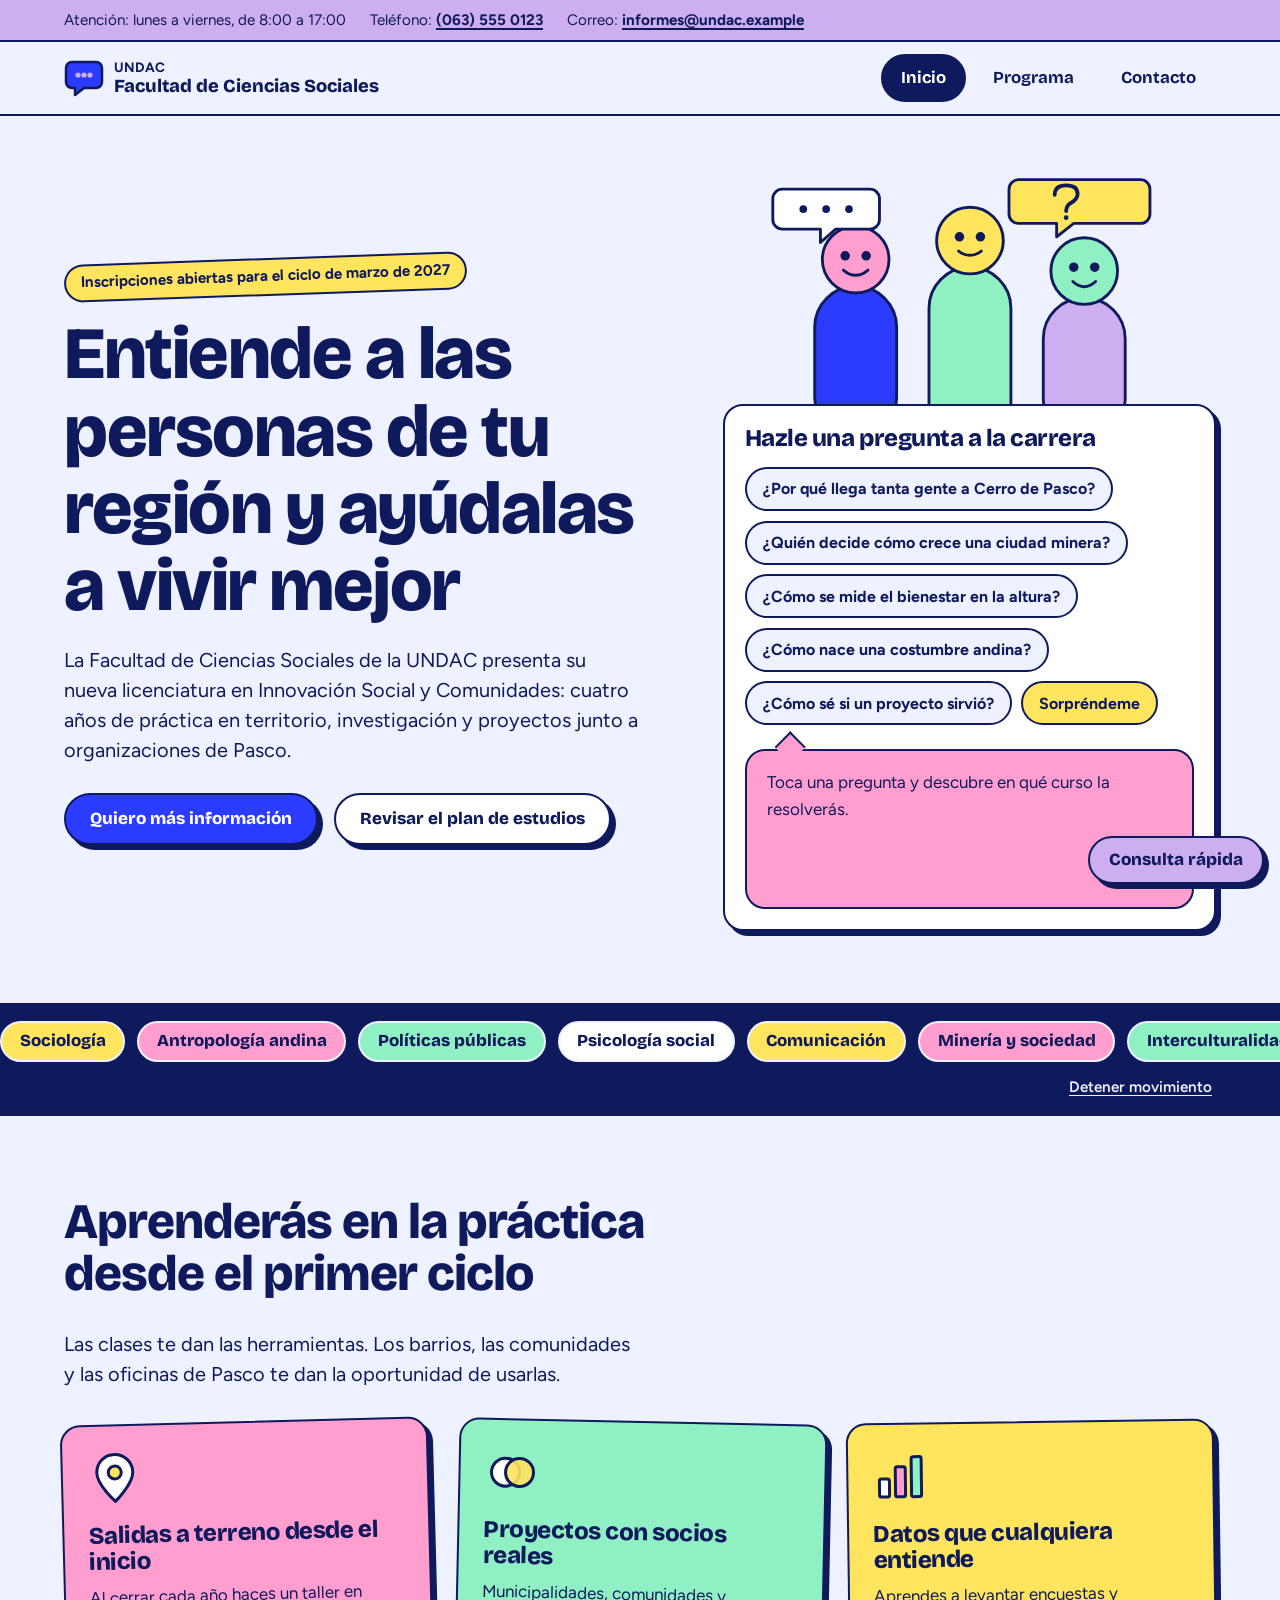
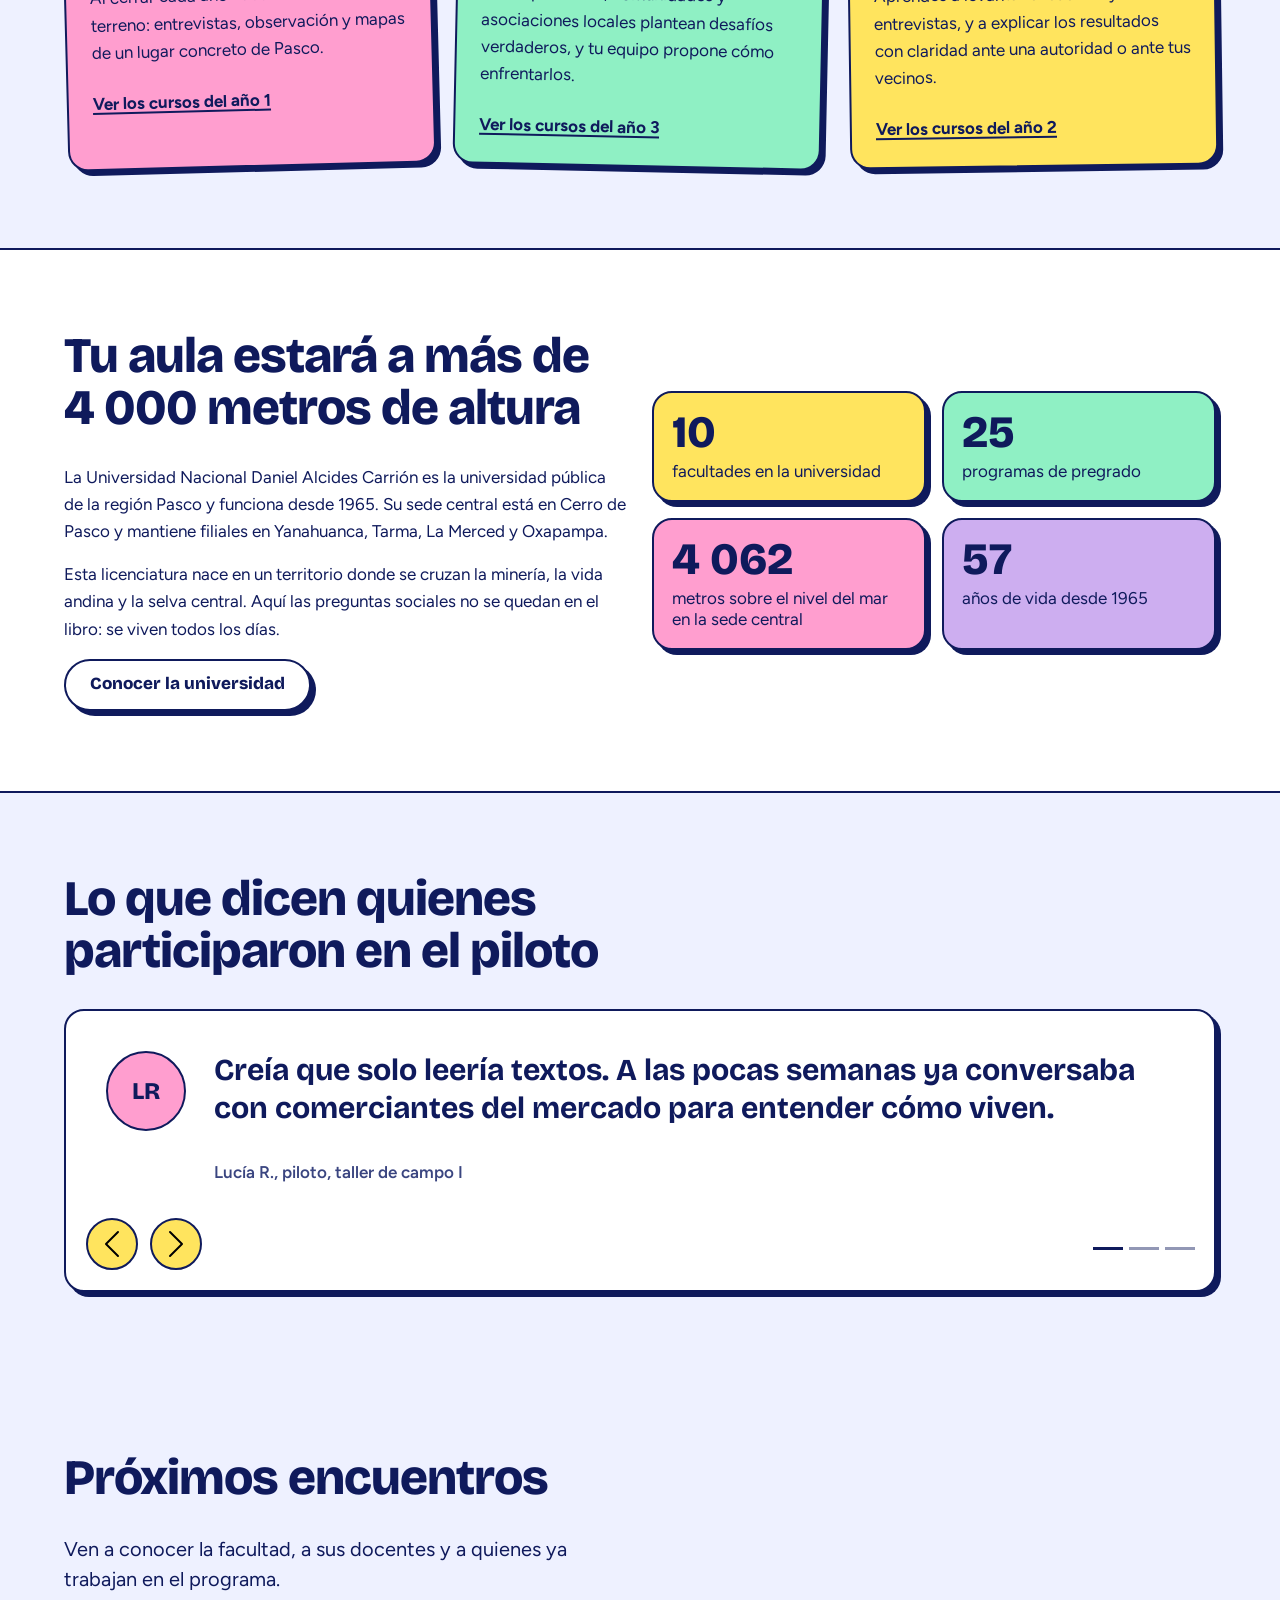
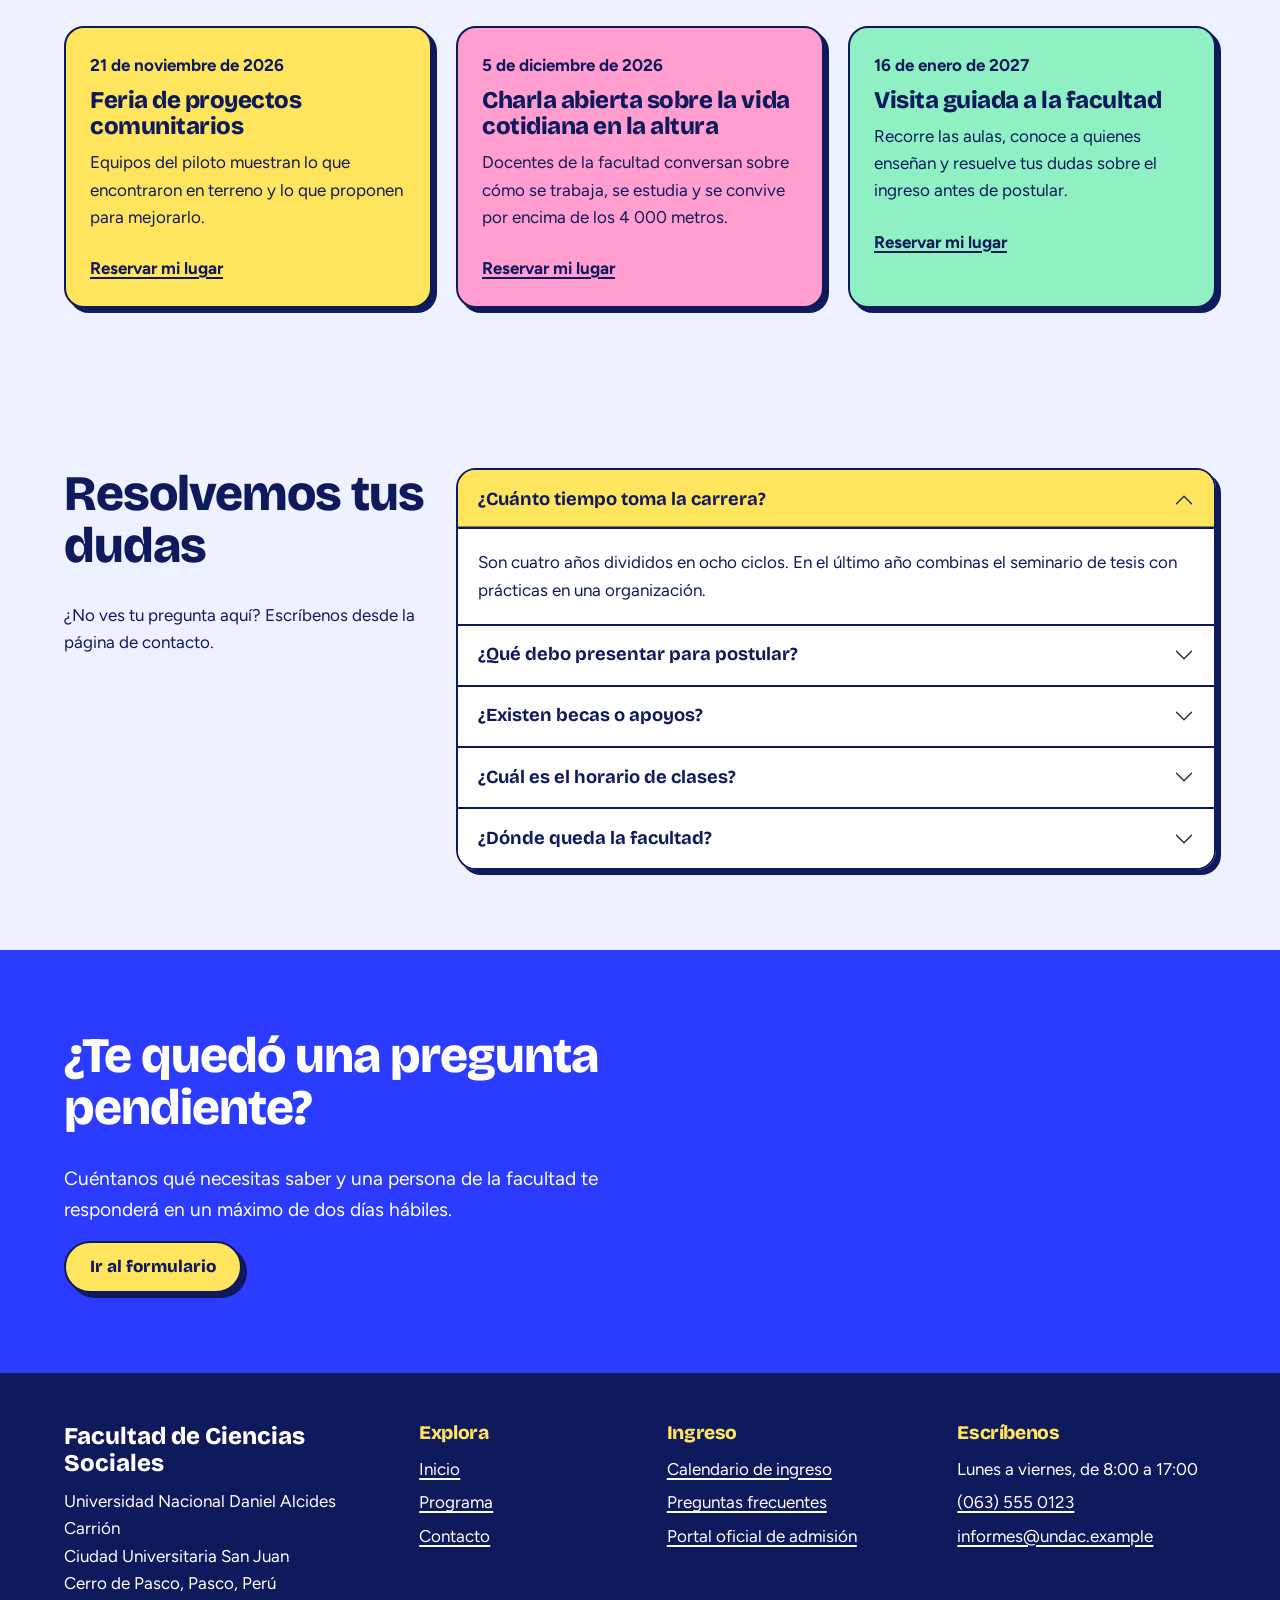
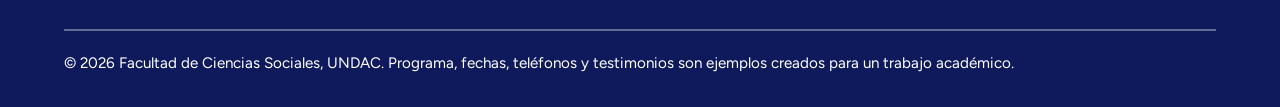
<file: PA1_Travezano/PA1_Travezano/index.html>
<!DOCTYPE html>
<html lang="es">
  <head>
    <meta charset="utf-8">
    <meta name="viewport" content="width=device-width, initial-scale=1">
    <title>Innovación Social y Comunidades | Facultad de Ciencias Sociales, UNDAC</title>
    <meta name="description" content="Nueva licenciatura en Innovación Social y Comunidades de la Facultad de Ciencias Sociales de la UNDAC, en Cerro de Pasco. Cuatro años de práctica en terreno. Inicio en marzo de 2027.">
    <meta name="theme-color" content="#EEF1FF">
    <link rel="icon" href="data:image/svg+xml,%3Csvg xmlns='http://www.w3.org/2000/svg' viewBox='0 0 32 32'%3E%3Crect width='32' height='32' rx='8' fill='%232B3BFF'/%3E%3Ccircle cx='16' cy='15' r='7' fill='%23CDAEF0'/%3E%3C/svg%3E">
    <link rel="preconnect" href="https://fonts.googleapis.com">
    <link rel="preconnect" href="https://fonts.gstatic.com" crossorigin>
    <link href="https://fonts.googleapis.com/css2?family=Bricolage+Grotesque:opsz,wght@12..96,700;12..96,800&family=Figtree:wght@400;600;700&display=swap" rel="stylesheet">
    <link href="https://cdn.jsdelivr.net/npm/bootstrap@5.3.3/dist/css/bootstrap.min.css" rel="stylesheet">
    <link href="css/styles.css" rel="stylesheet">
  </head>
  <body class="page-home">
    <a class="skip-link" href="#contenido">Saltar al contenido</a>

    <div class="topbar">
      <div class="wrap">
        <ul>
          <li>Atención: lunes a viernes, de 8:00 a 17:00</li>
          <li>Teléfono: <a href="tel:+51635550123">(063) 555 0123</a></li>
          <li>Correo: <a href="mailto:informes@undac.example">informes@undac.example</a></li>
        </ul>
      </div>
    </div>

    <header class="site-header">
      <div class="wrap bar">
        <a class="brand" href="index.html">
          <svg width="40" height="40" viewBox="0 0 40 40" aria-hidden="true" focusable="false"><path d="M8 4h24a6 6 0 0 1 6 6v14a6 6 0 0 1-6 6H20l-9 7v-7H8a6 6 0 0 1-6-6V10a6 6 0 0 1 6-6z" fill="#2B3BFF" stroke="#0F1A5C" stroke-width="2.5" stroke-linejoin="round"/><circle cx="14" cy="17" r="2.6" fill="#CDAEF0"/><circle cx="20" cy="17" r="2.6" fill="#CDAEF0"/><circle cx="26" cy="17" r="2.6" fill="#CDAEF0"/></svg>
          <span class="brand-text"><span class="brand-top">UNDAC</span><span>Facultad de Ciencias Sociales</span></span>
        </a>
        <button class="nav-toggle" type="button" aria-expanded="false" aria-controls="menu">
          <svg viewBox="0 0 24 24" fill="none" stroke="currentColor" stroke-width="3" stroke-linecap="round" aria-hidden="true" focusable="false"><path d="M4 7h16M4 12h16M4 17h16"/></svg>
          <span class="nav-toggle-text">Menú</span>
        </button>
        <nav class="site-nav" id="menu" aria-label="Principal">
          <ul class="nav-list">
            <li><a href="index.html" aria-current="page">Inicio</a></li>
            <li><a href="programa.html">Programa</a></li>
            <li><a href="contacto.html">Contacto</a></li>
          </ul>
        </nav>
      </div>
    </header>

    <main id="contenido">

      <section class="hero" aria-labelledby="hero-titulo">
        <div class="wrap hero-grid">
          <div class="hero-copy">
            <p class="sticker">Inscripciones abiertas para el ciclo de marzo de 2027</p>
            <h1 id="hero-titulo">Entiende a las personas de tu región y ayúdalas a vivir mejor</h1>
            <p class="lead">La Facultad de Ciencias Sociales de la UNDAC presenta su nueva licenciatura en Innovación Social y Comunidades: cuatro años de práctica en territorio, investigación y proyectos junto a organizaciones de Pasco.</p>
            <div class="hero-actions">
              <a class="pbtn pbtn--cobalt" href="contacto.html">Quiero más información</a>
              <a class="pbtn pbtn--ghost" href="programa.html">Revisar el plan de estudios</a>
            </div>
          </div>

          <div class="hero-play">
            <svg class="hero-art" viewBox="0 0 420 270" role="img" aria-labelledby="arte-titulo">
              <title id="arte-titulo">Dibujo de tres personas que dialogan, con burbujas de conversación de colores sobre sus cabezas</title>
              <g stroke="#0F1A5C" stroke-width="3" stroke-linejoin="round" stroke-linecap="round">
                <rect x="48" y="120" width="86" height="160" rx="43" fill="#2B3BFF"/>
                <circle cx="91" cy="92" r="35" fill="#FF9ECF"/>
                <circle cx="80" cy="88" r="3.5" fill="#0F1A5C"/>
                <circle cx="102" cy="88" r="3.5" fill="#0F1A5C"/>
                <path d="M78 103q13 11 26 0" fill="none"/>
                <rect x="168" y="100" width="86" height="190" rx="43" fill="#8FF0C4"/>
                <circle cx="211" cy="72" r="35" fill="#FFE45E"/>
                <circle cx="200" cy="68" r="3.5" fill="#0F1A5C"/>
                <circle cx="222" cy="68" r="3.5" fill="#0F1A5C"/>
                <path d="M199 83q12 9 24 0" fill="none"/>
                <rect x="288" y="132" width="86" height="150" rx="43" fill="#CDAEF0"/>
                <circle cx="331" cy="104" r="35" fill="#8FF0C4"/>
                <circle cx="320" cy="100" r="3.5" fill="#0F1A5C"/>
                <circle cx="342" cy="100" r="3.5" fill="#0F1A5C"/>
                <path d="M319 115q12 11 24 0" fill="none"/>
                <path d="M14 18h92a10 10 0 0 1 10 10v22a10 10 0 0 1-10 10H70l-16 14V60H14a10 10 0 0 1-10-10V28a10 10 0 0 1 10-10z" fill="#FFFFFF"/>
                <circle cx="36" cy="39" r="4" fill="#0F1A5C" stroke="none"/>
                <circle cx="60" cy="39" r="4" fill="#0F1A5C" stroke="none"/>
                <circle cx="84" cy="39" r="4" fill="#0F1A5C" stroke="none"/>
                <path d="M262 8h128a10 10 0 0 1 10 10v26a10 10 0 0 1-10 10h-70l-18 14V54h-40a10 10 0 0 1-10-10V18a10 10 0 0 1 10-10z" fill="#FFE45E"/>
                <path d="M300 24q0-10 12-10t12 9q0 6-8 10-4 3-4 8" fill="none" stroke-width="4"/>
                <circle cx="312" cy="48" r="2.5" fill="#0F1A5C" stroke="none"/>
              </g>
            </svg>

            <section class="ask" aria-labelledby="ask-titulo">
              <h2 class="ask-title" id="ask-titulo">Hazle una pregunta a la carrera</h2>
              <div class="chips" role="group" aria-label="Preguntas de ejemplo">
                <button class="q-chip" type="button" aria-pressed="false" data-i="0">¿Por qué llega tanta gente a Cerro de Pasco?</button>
                <button class="q-chip" type="button" aria-pressed="false" data-i="1">¿Quién decide cómo crece una ciudad minera?</button>
                <button class="q-chip" type="button" aria-pressed="false" data-i="2">¿Cómo se mide el bienestar en la altura?</button>
                <button class="q-chip" type="button" aria-pressed="false" data-i="3">¿Cómo nace una costumbre andina?</button>
                <button class="q-chip" type="button" aria-pressed="false" data-i="4">¿Cómo sé si un proyecto sirvió?</button>
                <button class="q-chip q-chip--random" type="button" data-random>Sorpréndeme</button>
              </div>
              <div class="bubble" id="respuesta" aria-live="polite">
                <p class="bubble-hint">Toca una pregunta y descubre en qué curso la resolverás.</p>
              </div>
            </section>
          </div>
        </div>
      </section>

      <section class="marquee on-dark" aria-label="Temas que se estudian en la carrera">
        <div class="marquee-track">
          <ul class="marquee-list">
            <li>Sociología</li>
            <li>Antropología andina</li>
            <li>Políticas públicas</li>
            <li>Psicología social</li>
            <li>Comunicación</li>
            <li>Minería y sociedad</li>
            <li>Interculturalidad</li>
            <li>Trabajo de campo</li>
            <li>Derechos humanos</li>
          </ul>
          <ul class="marquee-list" aria-hidden="true">
            <li>Sociología</li>
            <li>Antropología andina</li>
            <li>Políticas públicas</li>
            <li>Psicología social</li>
            <li>Comunicación</li>
            <li>Minería y sociedad</li>
            <li>Interculturalidad</li>
            <li>Trabajo de campo</li>
            <li>Derechos humanos</li>
          </ul>
        </div>
        <div class="wrap">
          <button class="marquee-btn" type="button">Detener movimiento</button>
        </div>
      </section>

      <section class="block" aria-labelledby="que-haras">
        <div class="wrap">
          <div class="block-head">
            <h2 id="que-haras">Aprenderás en la práctica desde el primer ciclo</h2>
            <p class="lead">Las clases te dan las herramientas. Los barrios, las comunidades y las oficinas de Pasco te dan la oportunidad de usarlas.</p>
          </div>
          <div class="row g-4">
            <div class="col-12 col-md-4">
              <article class="card feat feat--pink feat--tilt-a h-100">
                <div class="card-body">
                  <svg class="feat-icon" viewBox="0 0 56 56" fill="none" stroke="#0F1A5C" stroke-width="3" stroke-linejoin="round" aria-hidden="true" focusable="false"><path d="M28 51S10 34 10 22a18 18 0 0 1 36 0c0 12-18 29-18 29z" fill="#FFFFFF"/><circle cx="28" cy="22" r="6.5" fill="#FFE45E"/></svg>
                  <h3 class="card-title">Salidas a terreno desde el inicio</h3>
                  <p class="card-text">Al cerrar cada año haces un taller en terreno: entrevistas, observación y mapas de un lugar concreto de Pasco.</p>
                  <a class="card-link mas" href="programa.html#anio-1">Ver los cursos del año 1</a>
                </div>
              </article>
            </div>
            <div class="col-12 col-md-4">
              <article class="card feat feat--mint feat--tilt-b h-100">
                <div class="card-body">
                  <svg class="feat-icon" viewBox="0 0 56 56" fill="none" stroke="#0F1A5C" stroke-width="3" stroke-linejoin="round" aria-hidden="true" focusable="false"><circle cx="21" cy="28" r="14" fill="#FFFFFF"/><circle cx="35" cy="28" r="14" fill="#FFE45E" fill-opacity=".9"/></svg>
                  <h3 class="card-title">Proyectos con socios reales</h3>
                  <p class="card-text">Municipalidades, comunidades y asociaciones locales plantean desafíos verdaderos, y tu equipo propone cómo enfrentarlos.</p>
                  <a class="card-link mas" href="programa.html#anio-3">Ver los cursos del año 3</a>
                </div>
              </article>
            </div>
            <div class="col-12 col-md-4">
              <article class="card feat feat--lemon feat--tilt-c h-100">
                <div class="card-body">
                  <svg class="feat-icon" viewBox="0 0 56 56" fill="none" stroke="#0F1A5C" stroke-width="3" stroke-linejoin="round" aria-hidden="true" focusable="false"><rect x="7" y="30" width="10" height="18" rx="2" fill="#FFFFFF"/><rect x="23" y="18" width="10" height="30" rx="2" fill="#FF9ECF"/><rect x="39" y="8" width="10" height="40" rx="2" fill="#8FF0C4"/></svg>
                  <h3 class="card-title">Datos que cualquiera entiende</h3>
                  <p class="card-text">Aprendes a levantar encuestas y entrevistas, y a explicar los resultados con claridad ante una autoridad o ante tus vecinos.</p>
                  <a class="card-link mas" href="programa.html#anio-2">Ver los cursos del año 2</a>
                </div>
              </article>
            </div>
          </div>
        </div>
      </section>

      <section class="block block--soft" aria-labelledby="undac-titulo">
        <div class="wrap">
          <div class="row g-4 align-items-center">
            <div class="col-12 col-lg-6">
              <h2 id="undac-titulo">Tu aula estará a más de 4 000 metros de altura</h2>
              <p>La Universidad Nacional Daniel Alcides Carrión es la universidad pública de la región Pasco y funciona desde 1965. Su sede central está en Cerro de Pasco y mantiene filiales en Yanahuanca, Tarma, La Merced y Oxapampa.</p>
              <p>Esta licenciatura nace en un territorio donde se cruzan la minería, la vida andina y la selva central. Aquí las preguntas sociales no se quedan en el libro: se viven todos los días.</p>
              <a class="pbtn pbtn--ghost" href="https://www.undac.edu.pe/" target="_blank" rel="noopener noreferrer">Conocer la universidad<span class="visually-hidden"> (se abre en otra pestaña)</span></a>
            </div>
            <div class="col-12 col-lg-6">
              <ul class="stats">
                <li class="stat stat--lemon"><strong data-count="11">11</strong><span>facultades en la universidad</span></li>
                <li class="stat stat--mint"><strong data-count="27">27</strong><span>programas de pregrado</span></li>
                <li class="stat stat--pink"><strong data-count="4380">4 380</strong><span>metros sobre el nivel del mar en la sede central</span></li>
                <li class="stat stat--lilac"><strong data-count="61">61</strong><span>años de vida desde 1965</span></li>
              </ul>
            </div>
          </div>
        </div>
      </section>

      <section class="block" aria-labelledby="voces-titulo">
        <div class="wrap">
          <div class="block-head">
            <h2 id="voces-titulo">Lo que dicen quienes participaron en el piloto</h2>
          </div>
          <div id="voces" class="carousel slide voces" aria-roledescription="carrusel" aria-label="Testimonios del programa piloto">
            <div class="carousel-indicators">
              <button type="button" data-bs-target="#voces" data-bs-slide-to="0" class="active" aria-current="true" aria-label="Testimonio 1"></button>
              <button type="button" data-bs-target="#voces" data-bs-slide-to="1" aria-label="Testimonio 2"></button>
              <button type="button" data-bs-target="#voces" data-bs-slide-to="2" aria-label="Testimonio 3"></button>
            </div>
            <div class="carousel-inner">
              <div class="carousel-item active" role="group" aria-roledescription="diapositiva" aria-label="1 de 3">
                <figure class="voz">
                  <div class="avatar avatar--pink" aria-hidden="true">LR</div>
                  <blockquote><p>Creía que solo leería textos. A las pocas semanas ya conversaba con comerciantes del mercado para entender cómo viven.</p></blockquote>
                  <figcaption>Lucía R., piloto, taller de campo I</figcaption>
                </figure>
              </div>
              <div class="carousel-item" role="group" aria-roledescription="diapositiva" aria-label="2 de 3">
                <figure class="voz">
                  <div class="avatar avatar--mint" aria-hidden="true">DM</div>
                  <blockquote><p>Hice mi primera encuesta y presenté los resultados en un gráfico que mi mamá comprendió sin ayuda.</p></blockquote>
                  <figcaption>Diego M., piloto, metodología cuantitativa</figcaption>
                </figure>
              </div>
              <div class="carousel-item" role="group" aria-roledescription="diapositiva" aria-label="3 de 3">
                <figure class="voz">
                  <div class="avatar avatar--lilac" aria-hidden="true">AS</div>
                  <blockquote><p>Presentamos una propuesta a la municipalidad. No nos eligieron, pero nos invitaron a volver con una versión mejorada.</p></blockquote>
                  <figcaption>Andrea S., piloto, proyecto de innovación social</figcaption>
                </figure>
              </div>
            </div>
            <button class="carousel-control-prev" type="button" data-bs-target="#voces" data-bs-slide="prev">
              <span class="carousel-control-prev-icon" aria-hidden="true"></span>
              <span class="visually-hidden">Testimonio anterior</span>
            </button>
            <button class="carousel-control-next" type="button" data-bs-target="#voces" data-bs-slide="next">
              <span class="carousel-control-next-icon" aria-hidden="true"></span>
              <span class="visually-hidden">Testimonio siguiente</span>
            </button>
          </div>
        </div>
      </section>

      <section class="block" aria-labelledby="eventos-titulo">
        <div class="wrap">
          <div class="block-head">
            <h2 id="eventos-titulo">Próximos encuentros</h2>
            <p class="lead">Ven a conocer la facultad, a sus docentes y a quienes ya trabajan en el programa.</p>
          </div>
          <div class="row g-4">
            <div class="col-12 col-md-4">
              <article class="card feat feat--lemon h-100">
                <div class="card-body">
                  <p class="fecha"><time datetime="2026-11-21">21 de noviembre de 2026</time></p>
                  <h3 class="card-title">Feria de proyectos comunitarios</h3>
                  <p class="card-text">Equipos del piloto muestran lo que encontraron en terreno y lo que proponen para mejorarlo.</p>
                  <a class="card-link mas" href="contacto.html">Reservar mi lugar</a>
                </div>
              </article>
            </div>
            <div class="col-12 col-md-4">
              <article class="card feat feat--pink h-100">
                <div class="card-body">
                  <p class="fecha"><time datetime="2026-12-05">5 de diciembre de 2026</time></p>
                  <h3 class="card-title">Charla abierta sobre la vida cotidiana en la altura</h3>
                  <p class="card-text">Docentes de la facultad conversan sobre cómo se trabaja, se estudia y se convive por encima de los 4 000 metros.</p>
                  <a class="card-link mas" href="contacto.html">Reservar mi lugar</a>
                </div>
              </article>
            </div>
            <div class="col-12 col-md-4">
              <article class="card feat feat--mint h-100">
                <div class="card-body">
                  <p class="fecha"><time datetime="2027-01-16">16 de enero de 2027</time></p>
                  <h3 class="card-title">Visita guiada a la facultad</h3>
                  <p class="card-text">Recorre las aulas, conoce a quienes enseñan y resuelve tus dudas sobre el ingreso antes de postular.</p>
                  <a class="card-link mas" href="contacto.html">Reservar mi lugar</a>
                </div>
              </article>
            </div>
          </div>
        </div>
      </section>

      <section class="block faq" aria-labelledby="faq-titulo">
        <div class="wrap">
          <div class="row g-4">
            <div class="col-12 col-lg-4">
              <h2 id="faq-titulo">Resolvemos tus dudas</h2>
              <p>¿No ves tu pregunta aquí? Escríbenos desde la página de contacto.</p>
            </div>
            <div class="col-12 col-lg-8">
              <div class="accordion" id="faq-lista">
                <div class="accordion-item">
                  <h3 class="accordion-header">
                    <button class="accordion-button" type="button" data-bs-toggle="collapse" data-bs-target="#faq-1" aria-expanded="true" aria-controls="faq-1">¿Cuánto tiempo toma la carrera?</button>
                  </h3>
                  <div id="faq-1" class="accordion-collapse collapse show" data-bs-parent="#faq-lista">
                    <div class="accordion-body">Son cuatro años divididos en ocho ciclos. En el último año combinas el seminario de tesis con prácticas en una organización.</div>
                  </div>
                </div>
                <div class="accordion-item">
                  <h3 class="accordion-header">
                    <button class="accordion-button collapsed" type="button" data-bs-toggle="collapse" data-bs-target="#faq-2" aria-expanded="false" aria-controls="faq-2">¿Qué debo presentar para postular?</button>
                  </h3>
                  <div id="faq-2" class="accordion-collapse collapse" data-bs-parent="#faq-lista">
                    <div class="accordion-body">Tu certificado de estudios secundarios, una copia de tu documento de identidad y la rendición del examen de admisión. Las fechas están en la página del programa.</div>
                  </div>
                </div>
                <div class="accordion-item">
                  <h3 class="accordion-header">
                    <button class="accordion-button collapsed" type="button" data-bs-toggle="collapse" data-bs-target="#faq-3" aria-expanded="false" aria-controls="faq-3">¿Existen becas o apoyos?</button>
                  </h3>
                  <div id="faq-3" class="accordion-collapse collapse" data-bs-parent="#faq-lista">
                    <div class="accordion-body">Sí, hay apoyos por mérito académico y por necesidad económica. Cuéntanos tu situación en el formulario y te explicamos cómo pedirlos.</div>
                  </div>
                </div>
                <div class="accordion-item">
                  <h3 class="accordion-header">
                    <button class="accordion-button collapsed" type="button" data-bs-toggle="collapse" data-bs-target="#faq-4" aria-expanded="false" aria-controls="faq-4">¿Cuál es el horario de clases?</button>
                  </h3>
                  <div id="faq-4" class="accordion-collapse collapse" data-bs-parent="#faq-lista">
                    <div class="accordion-body">Las clases son presenciales y se dictan por las mañanas de lunes a viernes. Los talleres de terreno se coordinan con cada grupo y a veces duran un día completo.</div>
                  </div>
                </div>
                <div class="accordion-item">
                  <h3 class="accordion-header">
                    <button class="accordion-button collapsed" type="button" data-bs-toggle="collapse" data-bs-target="#faq-5" aria-expanded="false" aria-controls="faq-5">¿Dónde queda la facultad?</button>
                  </h3>
                  <div id="faq-5" class="accordion-collapse collapse" data-bs-parent="#faq-lista">
                    <div class="accordion-body">En la Ciudad Universitaria San Juan, en Cerro de Pasco, dentro de la sede central de la UNDAC.</div>
                  </div>
                </div>
              </div>
            </div>
          </div>
        </div>
      </section>

      <section class="cta on-dark" aria-labelledby="cta-titulo">
        <div class="wrap">
          <h2 id="cta-titulo">¿Te quedó una pregunta pendiente?</h2>
          <p>Cuéntanos qué necesitas saber y una persona de la facultad te responderá en un máximo de dos días hábiles.</p>
          <a class="pbtn" href="contacto.html">Ir al formulario</a>
        </div>
      </section>

    </main>

    <footer class="site-footer on-dark">
      <div class="wrap">
        <div class="foot-grid">
          <div>
            <p class="foot-brand">Facultad de Ciencias Sociales</p>
            <address>
              Universidad Nacional Daniel Alcides Carrión<br>
              Ciudad Universitaria San Juan<br>
              Cerro de Pasco, Pasco, Perú
            </address>
          </div>
          <div>
            <h2>Explora</h2>
            <ul>
              <li><a href="index.html">Inicio</a></li>
              <li><a href="programa.html">Programa</a></li>
              <li><a href="contacto.html">Contacto</a></li>
            </ul>
          </div>
          <div>
            <h2>Ingreso</h2>
            <ul>
              <li><a href="programa.html#fechas-titulo">Calendario de ingreso</a></li>
              <li><a href="index.html#faq-titulo">Preguntas frecuentes</a></li>
              <li><a href="https://admision.undac.edu.pe/" target="_blank" rel="noopener noreferrer">Portal oficial de admisión<span class="visually-hidden"> (se abre en otra pestaña)</span></a></li>
            </ul>
          </div>
          <div>
            <h2>Escríbenos</h2>
            <ul>
              <li>Lunes a viernes, de 8:00 a 17:00</li>
              <li><a href="tel:+51635550123">(063) 555 0123</a></li>
              <li><a href="mailto:informes@undac.example">informes@undac.example</a></li>
            </ul>
          </div>
        </div>
        <p class="legal">&copy; <span data-year>2026</span> Facultad de Ciencias Sociales, UNDAC. Programa, fechas, teléfonos y testimonios son ejemplos creados para un trabajo académico.</p>
      </div>
    </footer>
    <a class="pbtn fab" href="contacto.html">Consulta rápida</a>

    <script src="https://cdn.jsdelivr.net/npm/bootstrap@5.3.3/dist/js/bootstrap.bundle.min.js"></script>
    <script src="js/main.js"></script>

  </body>
</html>
</file>
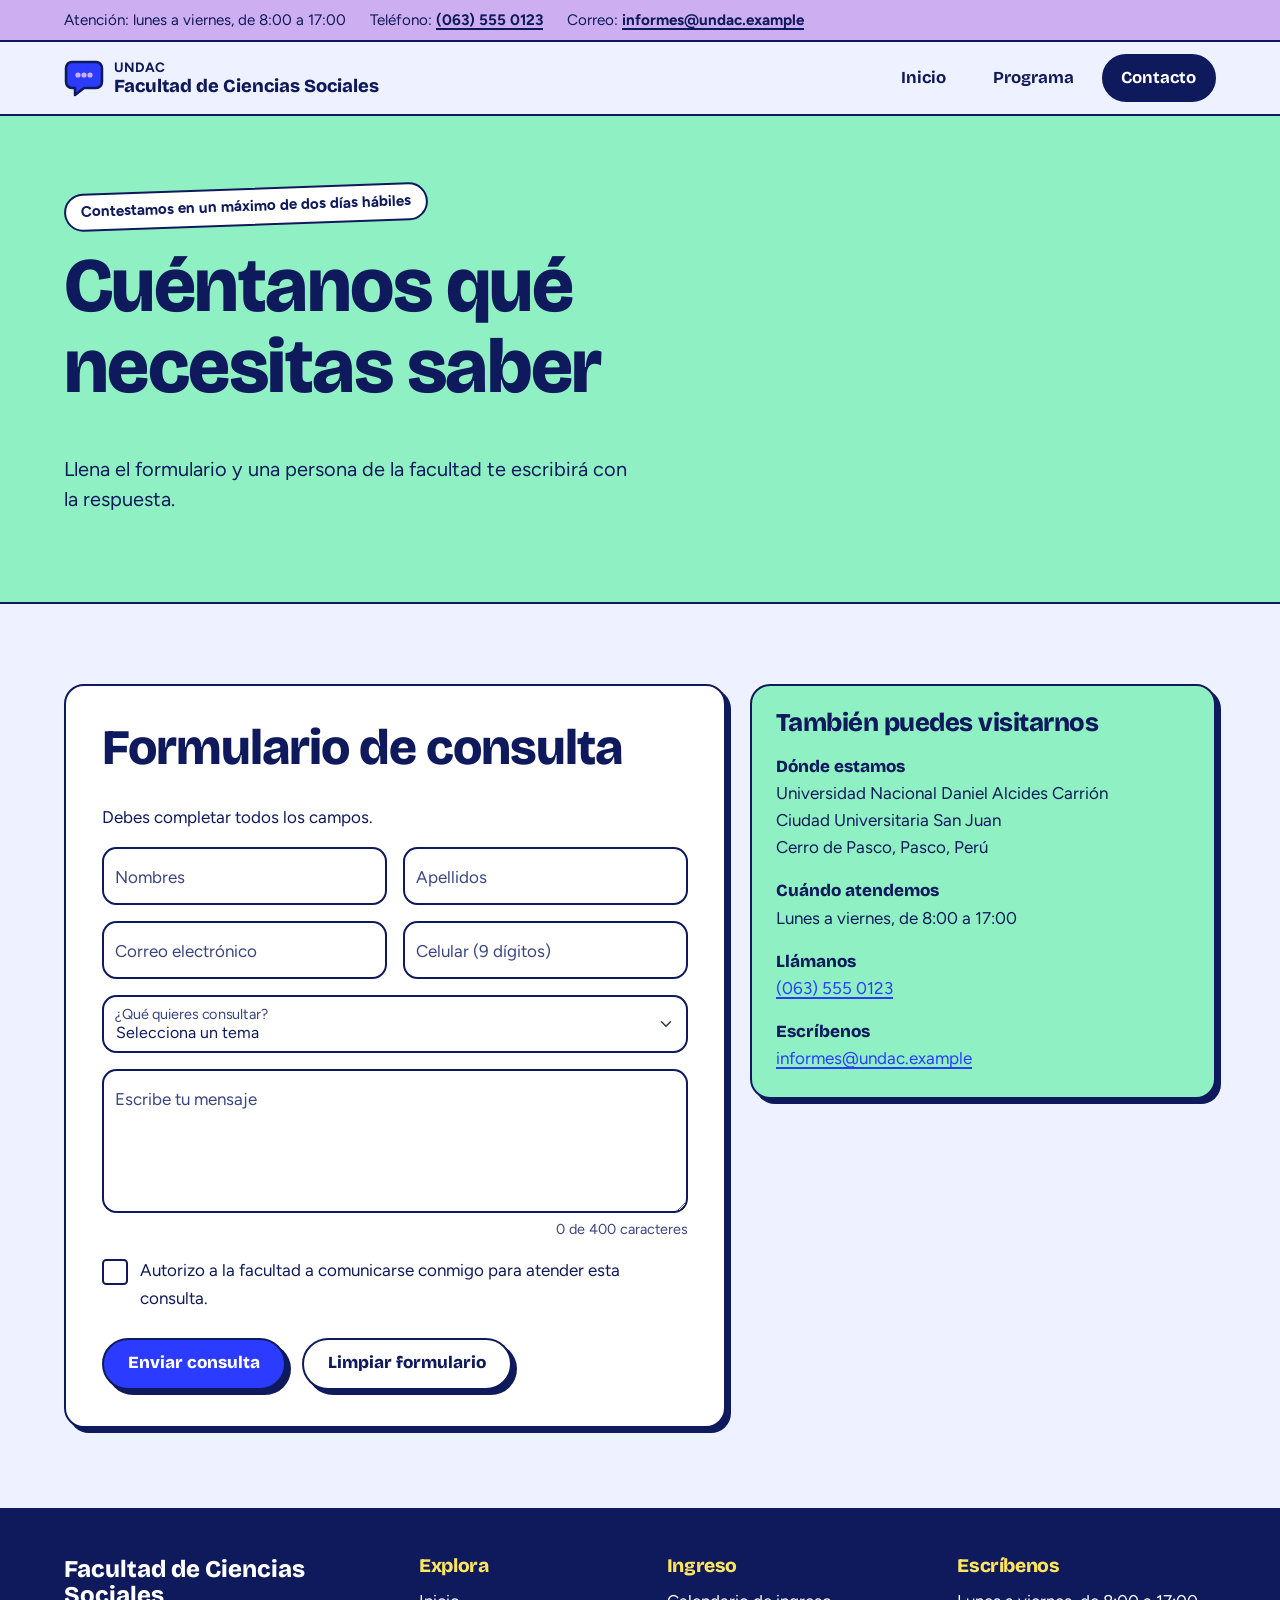
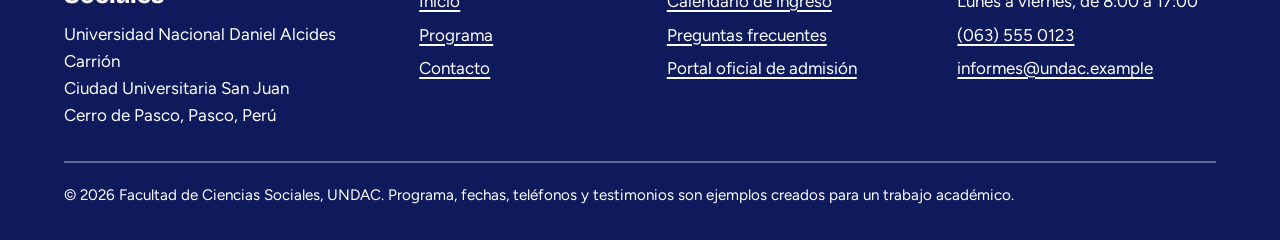
<file: PA1_Travezano/PA1_Travezano/contacto.html>
<!DOCTYPE html>
<html lang="es">
  <head>
    <meta charset="utf-8">
    <meta name="viewport" content="width=device-width, initial-scale=1">
    <title>Contacto e informes | Facultad de Ciencias Sociales, UNDAC</title>
    <meta name="description" content="Escribe a la Facultad de Ciencias Sociales de la UNDAC para consultar sobre la licenciatura en Innovación Social y Comunidades: plan de estudios, admisión, apoyos y visitas.">
    <meta name="theme-color" content="#EEF1FF">
    <link rel="icon" href="data:image/svg+xml,%3Csvg xmlns='http://www.w3.org/2000/svg' viewBox='0 0 32 32'%3E%3Crect width='32' height='32' rx='8' fill='%232B3BFF'/%3E%3Ccircle cx='16' cy='15' r='7' fill='%23CDAEF0'/%3E%3C/svg%3E">
    <link rel="preconnect" href="https://fonts.googleapis.com">
    <link rel="preconnect" href="https://fonts.gstatic.com" crossorigin>
    <link href="https://fonts.googleapis.com/css2?family=Bricolage+Grotesque:opsz,wght@12..96,700;12..96,800&family=Figtree:wght@400;600;700&display=swap" rel="stylesheet">
    <link href="https://cdn.jsdelivr.net/npm/bootstrap@5.3.3/dist/css/bootstrap.min.css" rel="stylesheet">
    <link href="css/styles.css" rel="stylesheet">
  </head>
  <body class="page-contacto">
    <a class="skip-link" href="#contenido">Saltar al contenido</a>

    <div class="topbar">
      <div class="wrap">
        <ul>
          <li>Atención: lunes a viernes, de 8:00 a 17:00</li>
          <li>Teléfono: <a href="tel:+51635550123">(063) 555 0123</a></li>
          <li>Correo: <a href="mailto:informes@undac.example">informes@undac.example</a></li>
        </ul>
      </div>
    </div>

    <header class="site-header">
      <div class="wrap bar">
        <a class="brand" href="index.html">
          <svg width="40" height="40" viewBox="0 0 40 40" aria-hidden="true" focusable="false"><path d="M8 4h24a6 6 0 0 1 6 6v14a6 6 0 0 1-6 6H20l-9 7v-7H8a6 6 0 0 1-6-6V10a6 6 0 0 1 6-6z" fill="#2B3BFF" stroke="#0F1A5C" stroke-width="2.5" stroke-linejoin="round"/><circle cx="14" cy="17" r="2.6" fill="#CDAEF0"/><circle cx="20" cy="17" r="2.6" fill="#CDAEF0"/><circle cx="26" cy="17" r="2.6" fill="#CDAEF0"/></svg>
          <span class="brand-text"><span class="brand-top">UNDAC</span><span>Facultad de Ciencias Sociales</span></span>
        </a>
        <button class="nav-toggle" type="button" aria-expanded="false" aria-controls="menu">
          <svg viewBox="0 0 24 24" fill="none" stroke="currentColor" stroke-width="3" stroke-linecap="round" aria-hidden="true" focusable="false"><path d="M4 7h16M4 12h16M4 17h16"/></svg>
          <span class="nav-toggle-text">Menú</span>
        </button>
        <nav class="site-nav" id="menu" aria-label="Principal">
          <ul class="nav-list">
            <li><a href="index.html">Inicio</a></li>
            <li><a href="programa.html">Programa</a></li>
            <li><a href="contacto.html" aria-current="page">Contacto</a></li>
          </ul>
        </nav>
      </div>
    </header>

    <main id="contenido">

      <section class="page-hero page-hero--mint" aria-labelledby="titulo-contacto">
        <div class="wrap">
          <p class="sticker sticker--white">Contestamos en un máximo de dos días hábiles</p>
          <h1 id="titulo-contacto">Cuéntanos qué necesitas saber</h1>
          <p class="lead">Llena el formulario y una persona de la facultad te escribirá con la respuesta.</p>
        </div>
      </section>

      <section class="block" aria-labelledby="form-titulo">
        <div class="wrap">
          <div class="row g-4">

            <div class="col-12 col-lg-7">
              <div class="form-card">
                <h2 id="form-titulo">Formulario de consulta</h2>
                <p>Debes completar todos los campos.</p>

                <div class="error-summary" id="resumen" role="alert" tabindex="-1" hidden></div>

                <form id="form-contacto" novalidate>
                  <div class="row g-3">

                    <div class="col-12 col-md-6">
                      <div class="form-floating">
                        <input type="text" class="form-control" id="nombres" name="nombres" placeholder="Nombres" autocomplete="given-name" aria-describedby="nombres-error" required>
                        <label for="nombres">Nombres</label>
                        <div class="invalid-feedback" id="nombres-error"></div>
                      </div>
                    </div>

                    <div class="col-12 col-md-6">
                      <div class="form-floating">
                        <input type="text" class="form-control" id="apellidos" name="apellidos" placeholder="Apellidos" autocomplete="family-name" aria-describedby="apellidos-error" required>
                        <label for="apellidos">Apellidos</label>
                        <div class="invalid-feedback" id="apellidos-error"></div>
                      </div>
                    </div>

                    <div class="col-12 col-md-6">
                      <div class="form-floating">
                        <input type="email" class="form-control" id="correo" name="correo" placeholder="Correo electrónico" autocomplete="email" aria-describedby="correo-error" required>
                        <label for="correo">Correo electrónico</label>
                        <div class="invalid-feedback" id="correo-error"></div>
                      </div>
                    </div>

                    <div class="col-12 col-md-6">
                      <div class="form-floating">
                        <input type="tel" class="form-control" id="celular" name="celular" placeholder="Celular" inputmode="numeric" maxlength="11" autocomplete="tel-national" aria-describedby="celular-error" required>
                        <label for="celular">Celular (9 dígitos)</label>
                        <div class="invalid-feedback" id="celular-error"></div>
                      </div>
                    </div>

                    <div class="col-12">
                      <div class="form-floating">
                        <select class="form-select" id="interes" name="interes" aria-describedby="interes-error" required>
                          <option value="" selected>Selecciona un tema</option>
                          <option value="plan">Plan de estudios</option>
                          <option value="admision">Admisión y fechas</option>
                          <option value="becas">Apoyos económicos</option>
                          <option value="visita">Visita a la facultad</option>
                        </select>
                        <label for="interes">¿Qué quieres consultar?</label>
                        <div class="invalid-feedback" id="interes-error"></div>
                      </div>
                    </div>

                    <div class="col-12">
                      <div class="form-floating">
                        <textarea class="form-control" id="mensaje" name="mensaje" placeholder="Tu mensaje" maxlength="400" aria-describedby="mensaje-error mensaje-contador" required></textarea>
                        <label for="mensaje">Escribe tu mensaje</label>
                        <div class="invalid-feedback" id="mensaje-error"></div>
                      </div>
                      <p class="contador" id="mensaje-contador">0 de 400 caracteres</p>
                    </div>

                    <div class="col-12">
                      <div class="form-check">
                        <input class="form-check-input" type="checkbox" id="acepto" name="acepto" data-label="Autorización de contacto" aria-describedby="acepto-error" required>
                        <label class="form-check-label" for="acepto">Autorizo a la facultad a comunicarse conmigo para atender esta consulta.</label>
                        <div class="invalid-feedback" id="acepto-error"></div>
                      </div>
                    </div>

                  </div>

                  <div class="form-actions">
                    <button class="pbtn pbtn--cobalt" type="submit" id="enviar">
                      <span class="spinner-border spinner-border-sm" role="status" aria-hidden="true" hidden></span>
                      <span class="enviar-texto">Enviar consulta</span>
                    </button>
                    <button class="pbtn pbtn--ghost" type="reset" id="limpiar">Limpiar formulario</button>
                  </div>
                </form>
              </div>
            </div>

            <div class="col-12 col-lg-5">
              <aside class="info-card" aria-labelledby="info-titulo">
                <h2 id="info-titulo">También puedes visitarnos</h2>
                <dl>
                  <dt>Dónde estamos</dt>
                  <dd><address>Universidad Nacional Daniel Alcides Carrión<br>Ciudad Universitaria San Juan<br>Cerro de Pasco, Pasco, Perú</address></dd>
                  <dt>Cuándo atendemos</dt>
                  <dd>Lunes a viernes, de 8:00 a 17:00</dd>
                  <dt>Llámanos</dt>
                  <dd><a href="tel:+51635550123">(063) 555 0123</a></dd>
                  <dt>Escríbenos</dt>
                  <dd><a href="mailto:informes@undac.example">informes@undac.example</a></dd>
                </dl>
              </aside>
            </div>

          </div>
        </div>
      </section>

    </main>

    <div class="modal fade" id="modal-ok" tabindex="-1" aria-labelledby="modal-ok-titulo" aria-hidden="true">
      <div class="modal-dialog modal-dialog-centered">
        <div class="modal-content">
          <div class="modal-header">
            <h2 class="modal-title fs-4" id="modal-ok-titulo">Recibimos tu consulta</h2>
            <button type="button" class="btn-close" data-bs-dismiss="modal" aria-label="Cerrar mensaje"></button>
          </div>
          <div class="modal-body">
            <p>Gracias, <strong id="ok-nombre"></strong>. Te responderemos a <strong id="ok-correo"></strong> en un máximo de dos días hábiles.</p>
          </div>
          <div class="modal-footer">
            <button type="button" class="pbtn" data-bs-dismiss="modal">Entendido</button>
          </div>
        </div>
      </div>
    </div>

    <footer class="site-footer on-dark">
      <div class="wrap">
        <div class="foot-grid">
          <div>
            <p class="foot-brand">Facultad de Ciencias Sociales</p>
            <address>
              Universidad Nacional Daniel Alcides Carrión<br>
              Ciudad Universitaria San Juan<br>
              Cerro de Pasco, Pasco, Perú
            </address>
          </div>
          <div>
            <h2>Explora</h2>
            <ul>
              <li><a href="index.html">Inicio</a></li>
              <li><a href="programa.html">Programa</a></li>
              <li><a href="contacto.html">Contacto</a></li>
            </ul>
          </div>
          <div>
            <h2>Ingreso</h2>
            <ul>
              <li><a href="programa.html#fechas-titulo">Calendario de ingreso</a></li>
              <li><a href="index.html#faq-titulo">Preguntas frecuentes</a></li>
              <li><a href="https://admision.undac.edu.pe/" target="_blank" rel="noopener noreferrer">Portal oficial de admisión<span class="visually-hidden"> (se abre en otra pestaña)</span></a></li>
            </ul>
          </div>
          <div>
            <h2>Escríbenos</h2>
            <ul>
              <li>Lunes a viernes, de 8:00 a 17:00</li>
              <li><a href="tel:+51635550123">(063) 555 0123</a></li>
              <li><a href="mailto:informes@undac.example">informes@undac.example</a></li>
            </ul>
          </div>
        </div>
        <p class="legal">&copy; <span data-year>2026</span> Facultad de Ciencias Sociales, UNDAC. Programa, fechas, teléfonos y testimonios son ejemplos creados para un trabajo académico.</p>
      </div>
    </footer>

    <script src="https://cdn.jsdelivr.net/npm/bootstrap@5.3.3/dist/js/bootstrap.bundle.min.js"></script>
    <script src="js/main.js"></script>
    <script src="js/contacto.js"></script>
  </body>
</html>
</file>
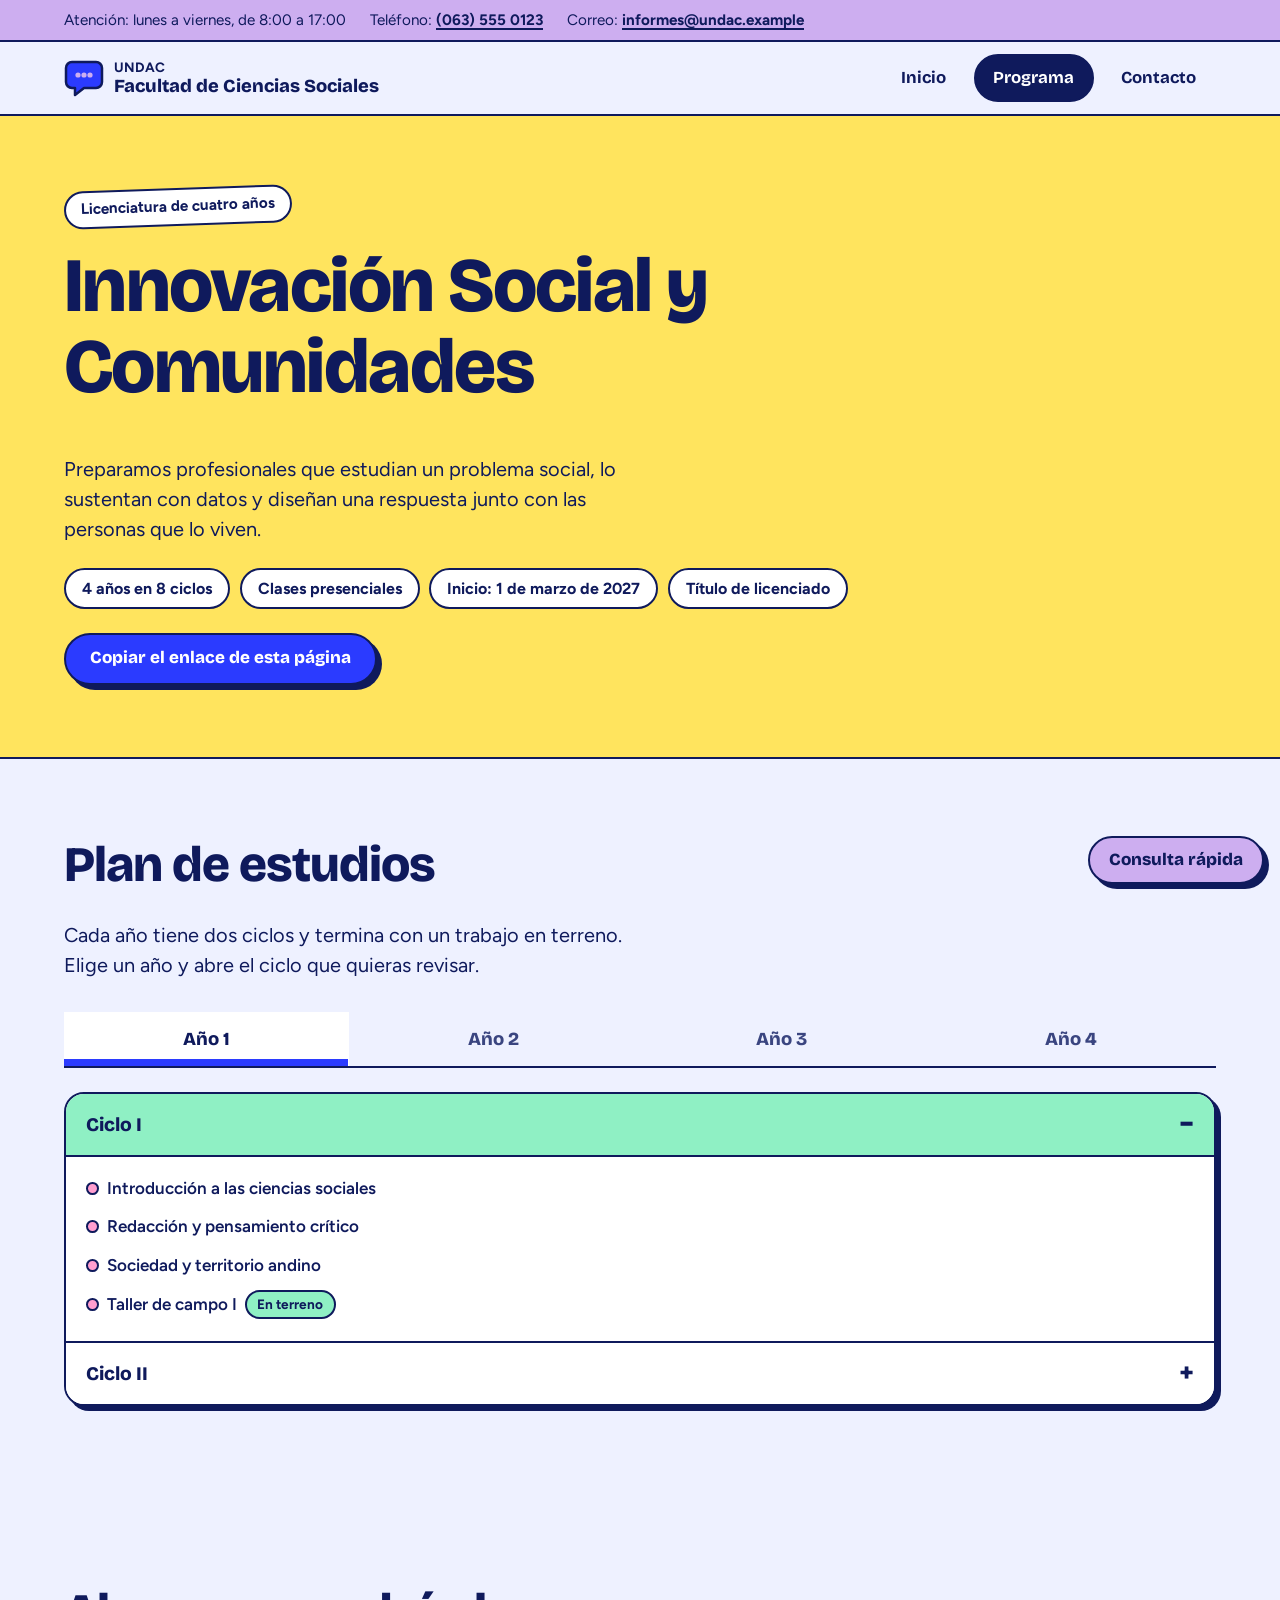
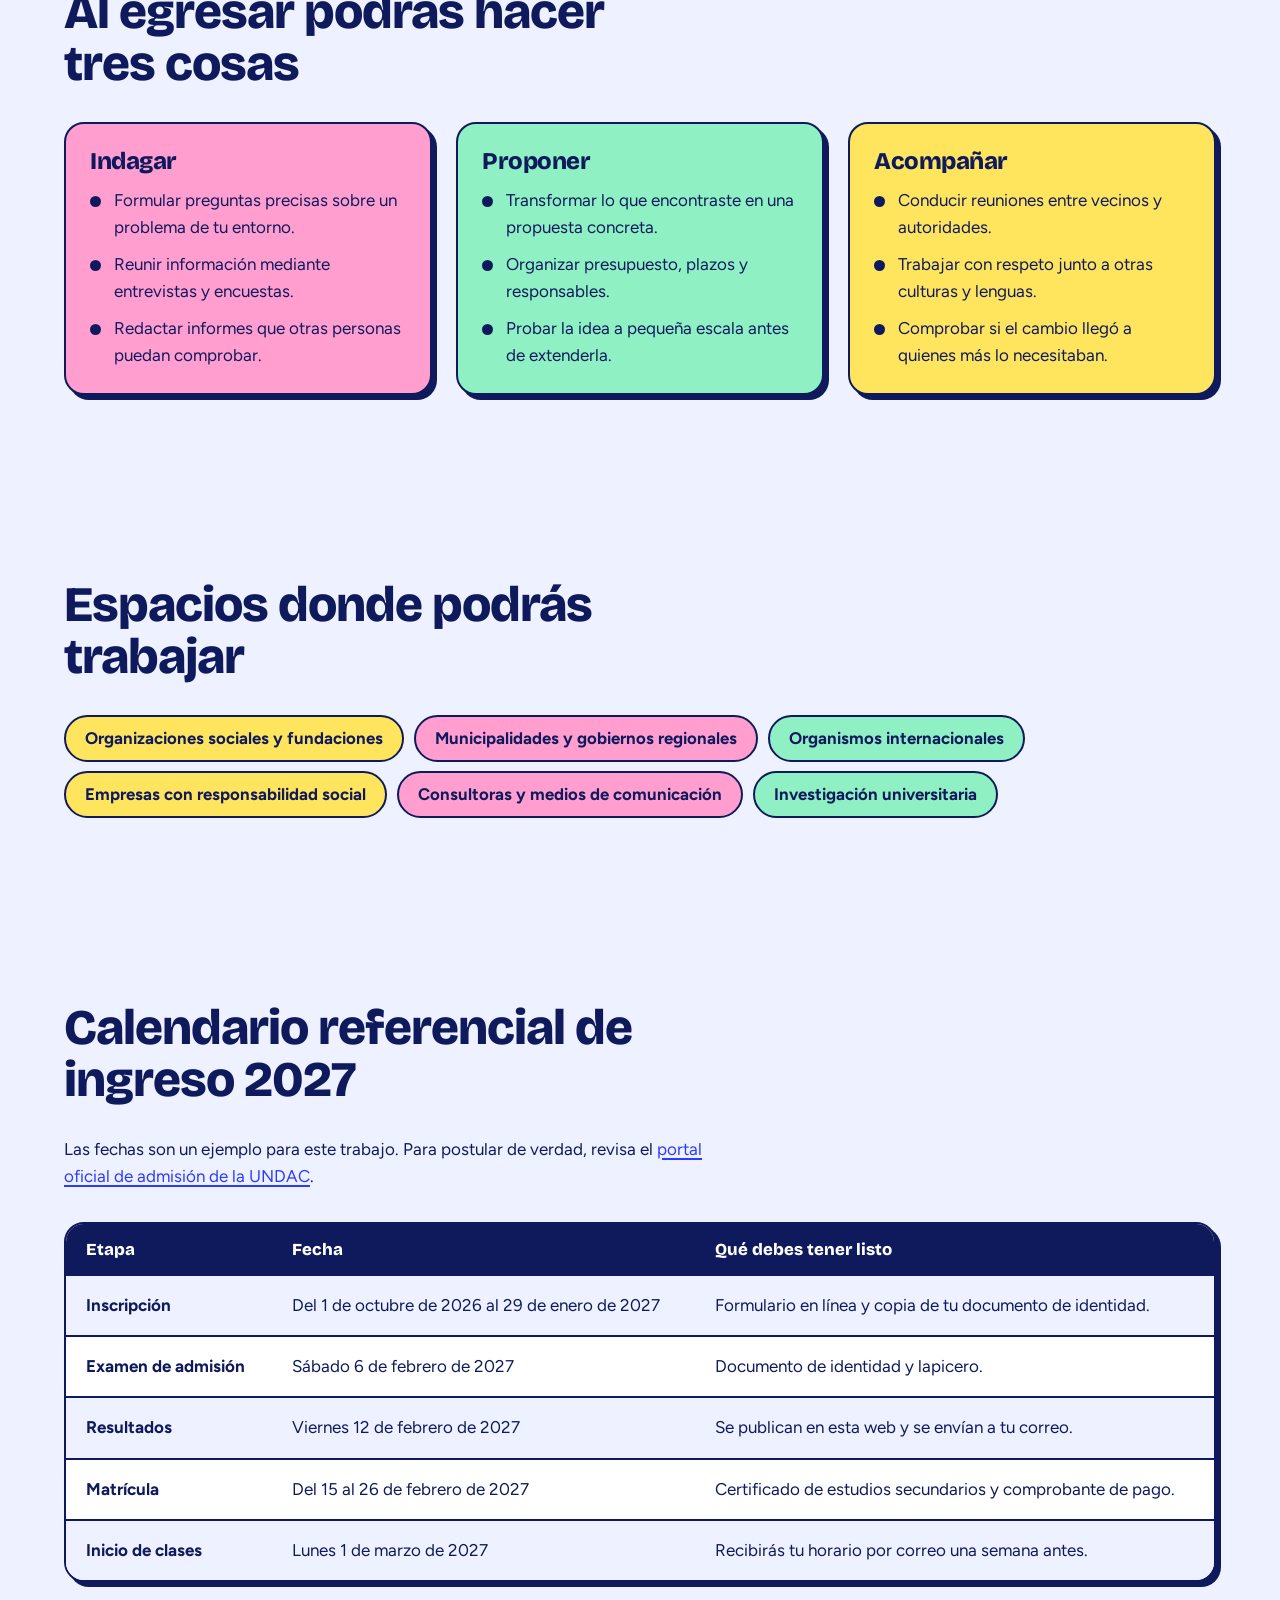
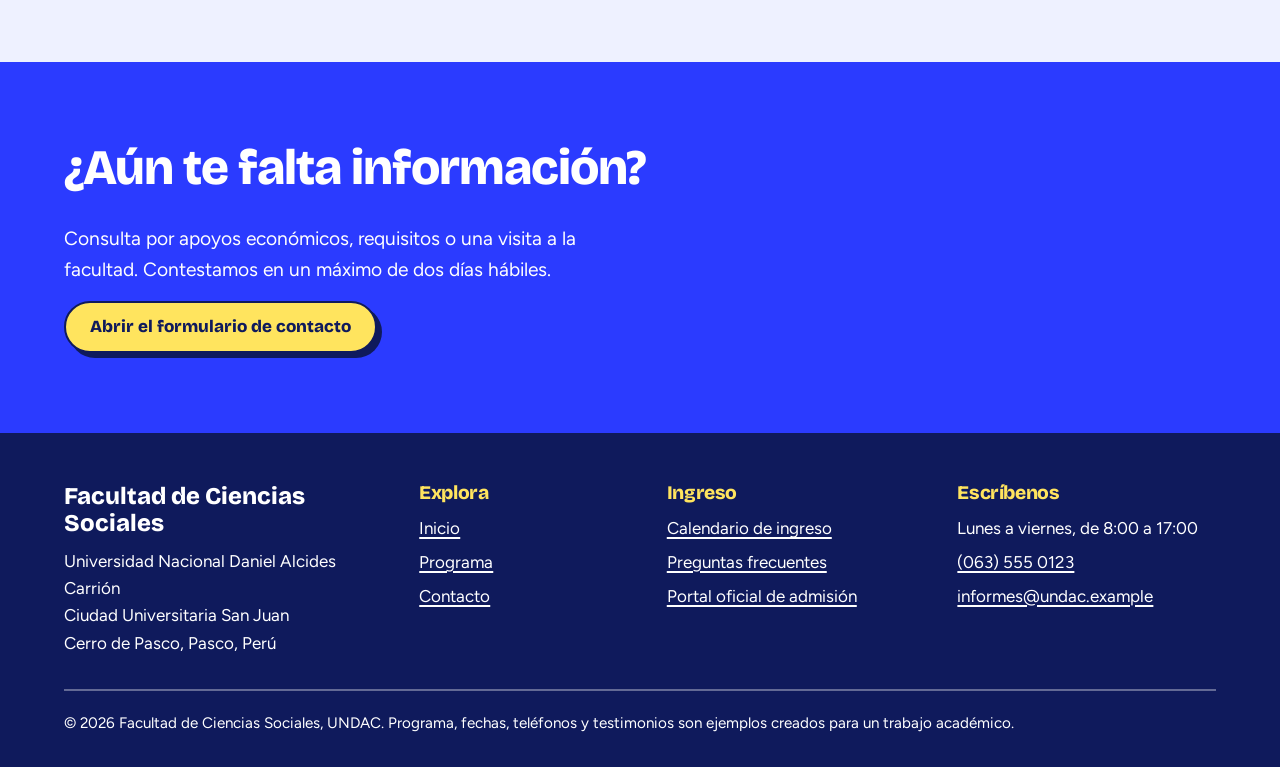
<file: PA1_Travezano/PA1_Travezano/programa.html>
<!DOCTYPE html>
<html lang="es">
  <head>
    <meta charset="utf-8">
    <meta name="viewport" content="width=device-width, initial-scale=1">
    <title>Programa y plan de estudios | Facultad de Ciencias Sociales, UNDAC</title>
    <meta name="description" content="Plan de estudios de la licenciatura en Innovación Social y Comunidades de la UNDAC: cuatro años, ocho ciclos, trabajo en terreno, perfil del egresado y calendario de ingreso.">
    <meta name="theme-color" content="#EEF1FF">
    <link rel="icon" href="data:image/svg+xml,%3Csvg xmlns='http://www.w3.org/2000/svg' viewBox='0 0 32 32'%3E%3Crect width='32' height='32' rx='8' fill='%232B3BFF'/%3E%3Ccircle cx='16' cy='15' r='7' fill='%23CDAEF0'/%3E%3C/svg%3E">
    <link rel="preconnect" href="https://fonts.googleapis.com">
    <link rel="preconnect" href="https://fonts.gstatic.com" crossorigin>
    <link href="https://fonts.googleapis.com/css2?family=Bricolage+Grotesque:opsz,wght@12..96,700;12..96,800&family=Figtree:wght@400;600;700&display=swap" rel="stylesheet">
    <link href="https://cdnjs.cloudflare.com/ajax/libs/materialize/1.0.0/css/materialize.min.css" rel="stylesheet">
    <link href="css/styles.css" rel="stylesheet">
  </head>
  <body class="page-programa">
    <a class="skip-link" href="#contenido">Saltar al contenido</a>

    <div class="topbar">
      <div class="wrap">
        <ul>
          <li>Atención: lunes a viernes, de 8:00 a 17:00</li>
          <li>Teléfono: <a href="tel:+51635550123">(063) 555 0123</a></li>
          <li>Correo: <a href="mailto:informes@undac.example">informes@undac.example</a></li>
        </ul>
      </div>
    </div>

    <header class="site-header">
      <div class="wrap bar">
        <a class="brand" href="index.html">
          <svg width="40" height="40" viewBox="0 0 40 40" aria-hidden="true" focusable="false"><path d="M8 4h24a6 6 0 0 1 6 6v14a6 6 0 0 1-6 6H20l-9 7v-7H8a6 6 0 0 1-6-6V10a6 6 0 0 1 6-6z" fill="#2B3BFF" stroke="#0F1A5C" stroke-width="2.5" stroke-linejoin="round"/><circle cx="14" cy="17" r="2.6" fill="#CDAEF0"/><circle cx="20" cy="17" r="2.6" fill="#CDAEF0"/><circle cx="26" cy="17" r="2.6" fill="#CDAEF0"/></svg>
          <span class="brand-text"><span class="brand-top">UNDAC</span><span>Facultad de Ciencias Sociales</span></span>
        </a>
        <button class="nav-toggle" type="button" aria-expanded="false" aria-controls="menu">
          <svg viewBox="0 0 24 24" fill="none" stroke="currentColor" stroke-width="3" stroke-linecap="round" aria-hidden="true" focusable="false"><path d="M4 7h16M4 12h16M4 17h16"/></svg>
          <span class="nav-toggle-text">Menú</span>
        </button>
        <nav class="site-nav" id="menu" aria-label="Principal">
          <ul class="nav-list">
            <li><a href="index.html">Inicio</a></li>
            <li><a href="programa.html" aria-current="page">Programa</a></li>
            <li><a href="contacto.html">Contacto</a></li>
          </ul>
        </nav>
      </div>
    </header>

    <main id="contenido">

      <section class="page-hero page-hero--lemon" aria-labelledby="titulo-programa">
        <div class="wrap">
          <p class="sticker sticker--white">Licenciatura de cuatro años</p>
          <h1 id="titulo-programa">Innovación Social y Comunidades</h1>
          <p class="lead">Preparamos profesionales que estudian un problema social, lo sustentan con datos y diseñan una respuesta junto con las personas que lo viven.</p>
          <ul class="chip-list">
            <li><span class="chip">4 años en 8 ciclos</span></li>
            <li><span class="chip">Clases presenciales</span></li>
            <li><span class="chip">Inicio: 1 de marzo de 2027</span></li>
            <li><span class="chip">Título de licenciado</span></li>
          </ul>
          <button class="pbtn pbtn--cobalt" type="button" id="copiar">Copiar el enlace de esta página</button>
          <p class="visually-hidden" id="estado" role="status"></p>
        </div>
      </section>

      <section class="block" aria-labelledby="plan-titulo">
        <div class="wrap">
          <div class="block-head">
            <h2 id="plan-titulo">Plan de estudios</h2>
            <p class="lead">Cada año tiene dos ciclos y termina con un trabajo en terreno. Elige un año y abre el ciclo que quieras revisar.</p>
          </div>
          <div class="row">
            <div class="col s12">
              <ul class="tabs tabs-fixed-width" role="tablist" aria-label="Años del plan de estudios">
                <li class="tab" role="presentation"><a href="#anio-1" id="tab-anio-1" class="active" role="tab" aria-controls="anio-1" aria-selected="true">Año 1</a></li>
                <li class="tab" role="presentation"><a href="#anio-2" id="tab-anio-2" role="tab" aria-controls="anio-2" aria-selected="false">Año 2</a></li>
                <li class="tab" role="presentation"><a href="#anio-3" id="tab-anio-3" role="tab" aria-controls="anio-3" aria-selected="false">Año 3</a></li>
                <li class="tab" role="presentation"><a href="#anio-4" id="tab-anio-4" role="tab" aria-controls="anio-4" aria-selected="false">Año 4</a></li>
              </ul>
            </div>
            <div id="anio-1" class="col s12" role="tabpanel" aria-labelledby="tab-anio-1">
              <ul class="collapsible expandable">
                <li class="active">
                  <div class="collapsible-header" role="button" aria-expanded="true">Ciclo I</div>
                  <div class="collapsible-body">
                    <ul class="cursos">
                      <li>Introducción a las ciencias sociales</li>
                      <li>Redacción y pensamiento crítico</li>
                      <li>Sociedad y territorio andino</li>
                      <li>Taller de campo I <span class="tag">En terreno</span></li>
                    </ul>
                  </div>
                </li>
                <li>
                  <div class="collapsible-header" role="button" aria-expanded="false">Ciclo II</div>
                  <div class="collapsible-body">
                    <ul class="cursos">
                      <li>Teoría social clásica</li>
                      <li>Estadística para ciencias sociales</li>
                      <li>Comunicación y cultura</li>
                      <li>Taller de campo II <span class="tag">En terreno</span></li>
                    </ul>
                  </div>
                </li>
              </ul>
            </div>
            <div id="anio-2" class="col s12" role="tabpanel" aria-labelledby="tab-anio-2">
              <ul class="collapsible expandable">
                <li class="active">
                  <div class="collapsible-header" role="button" aria-expanded="true">Ciclo III</div>
                  <div class="collapsible-body">
                    <ul class="cursos">
                      <li>Metodología cualitativa</li>
                      <li>Políticas públicas</li>
                      <li>Psicología social</li>
                      <li>Taller de diseño de proyectos <span class="tag">En terreno</span></li>
                    </ul>
                  </div>
                </li>
                <li>
                  <div class="collapsible-header" role="button" aria-expanded="false">Ciclo IV</div>
                  <div class="collapsible-body">
                    <ul class="cursos">
                      <li>Metodología cuantitativa</li>
                      <li>Economía social y solidaria</li>
                      <li>Interculturalidad y lenguas originarias</li>
                      <li>Taller de campo III <span class="tag">En terreno</span></li>
                    </ul>
                  </div>
                </li>
              </ul>
            </div>
            <div id="anio-3" class="col s12" role="tabpanel" aria-labelledby="tab-anio-3">
              <ul class="collapsible expandable">
                <li class="active">
                  <div class="collapsible-header" role="button" aria-expanded="true">Ciclo V</div>
                  <div class="collapsible-body">
                    <ul class="cursos">
                      <li>Innovación social</li>
                      <li>Gestión de proyectos comunitarios</li>
                      <li>Datos abiertos y visualización</li>
                      <li>Electivo I</li>
                    </ul>
                  </div>
                </li>
                <li>
                  <div class="collapsible-header" role="button" aria-expanded="false">Ciclo VI</div>
                  <div class="collapsible-body">
                    <ul class="cursos">
                      <li>Evaluación de impacto</li>
                      <li>Participación ciudadana</li>
                      <li>Minería, ambiente y sociedad</li>
                      <li>Electivo II</li>
                    </ul>
                  </div>
                </li>
              </ul>
            </div>
            <div id="anio-4" class="col s12" role="tabpanel" aria-labelledby="tab-anio-4">
              <ul class="collapsible expandable">
                <li class="active">
                  <div class="collapsible-header" role="button" aria-expanded="true">Ciclo VII</div>
                  <div class="collapsible-body">
                    <ul class="cursos">
                      <li>Seminario de tesis I</li>
                      <li>Prácticas preprofesionales I <span class="tag">En terreno</span></li>
                      <li>Ética de la investigación</li>
                      <li>Electivo III</li>
                    </ul>
                  </div>
                </li>
                <li>
                  <div class="collapsible-header" role="button" aria-expanded="false">Ciclo VIII</div>
                  <div class="collapsible-body">
                    <ul class="cursos">
                      <li>Seminario de tesis II</li>
                      <li>Prácticas preprofesionales II <span class="tag">En terreno</span></li>
                      <li>Liderazgo y alianzas</li>
                      <li>Proyecto final comunitario <span class="tag">En terreno</span></li>
                    </ul>
                  </div>
                </li>
              </ul>
            </div>
          </div>
        </div>
      </section>

      <section class="block" aria-labelledby="perfil-titulo">
        <div class="wrap">
          <div class="block-head">
            <h2 id="perfil-titulo">Al egresar podrás hacer tres cosas</h2>
          </div>
          <div class="row equal">
            <div class="col s12 m4">
              <article class="card card--pink">
                <div class="card-content">
                  <h3 class="card-title">Indagar</h3>
                  <ul class="lista-simple">
                    <li>Formular preguntas precisas sobre un problema de tu entorno.</li>
                    <li>Reunir información mediante entrevistas y encuestas.</li>
                    <li>Redactar informes que otras personas puedan comprobar.</li>
                  </ul>
                </div>
              </article>
            </div>
            <div class="col s12 m4">
              <article class="card card--mint">
                <div class="card-content">
                  <h3 class="card-title">Proponer</h3>
                  <ul class="lista-simple">
                    <li>Transformar lo que encontraste en una propuesta concreta.</li>
                    <li>Organizar presupuesto, plazos y responsables.</li>
                    <li>Probar la idea a pequeña escala antes de extenderla.</li>
                  </ul>
                </div>
              </article>
            </div>
            <div class="col s12 m4">
              <article class="card card--lemon">
                <div class="card-content">
                  <h3 class="card-title">Acompañar</h3>
                  <ul class="lista-simple">
                    <li>Conducir reuniones entre vecinos y autoridades.</li>
                    <li>Trabajar con respeto junto a otras culturas y lenguas.</li>
                    <li>Comprobar si el cambio llegó a quienes más lo necesitaban.</li>
                  </ul>
                </div>
              </article>
            </div>
          </div>
        </div>
      </section>

      <section class="block" aria-labelledby="donde-titulo">
        <div class="wrap">
          <div class="block-head">
            <h2 id="donde-titulo">Espacios donde podrás trabajar</h2>
          </div>
          <ul class="chip-list chip-list--lg">
            <li><span class="chip">Organizaciones sociales y fundaciones</span></li>
            <li><span class="chip">Municipalidades y gobiernos regionales</span></li>
            <li><span class="chip">Organismos internacionales</span></li>
            <li><span class="chip">Empresas con responsabilidad social</span></li>
            <li><span class="chip">Consultoras y medios de comunicación</span></li>
            <li><span class="chip">Investigación universitaria</span></li>
          </ul>
        </div>
      </section>

      <section class="block" aria-labelledby="fechas-titulo">
        <div class="wrap">
          <div class="block-head">
            <h2 id="fechas-titulo">Calendario referencial de ingreso 2027</h2>
            <p>Las fechas son un ejemplo para este trabajo. Para postular de verdad, revisa el <a href="https://admision.undac.edu.pe/" target="_blank" rel="noopener noreferrer">portal oficial de admisión de la UNDAC<span class="visually-hidden"> (se abre en otra pestaña)</span></a>.</p>
          </div>
          <div class="tabla-wrap" role="region" aria-labelledby="fechas-titulo" tabindex="0">
            <table class="fechas striped">
              <thead>
                <tr>
                  <th scope="col">Etapa</th>
                  <th scope="col">Fecha</th>
                  <th scope="col">Qué debes tener listo</th>
                </tr>
              </thead>
              <tbody>
                <tr>
                  <th scope="row">Inscripción</th>
                  <td>Del 1 de octubre de 2026 al 29 de enero de 2027</td>
                  <td>Formulario en línea y copia de tu documento de identidad.</td>
                </tr>
                <tr>
                  <th scope="row">Examen de admisión</th>
                  <td>Sábado 6 de febrero de 2027</td>
                  <td>Documento de identidad y lapicero.</td>
                </tr>
                <tr>
                  <th scope="row">Resultados</th>
                  <td>Viernes 12 de febrero de 2027</td>
                  <td>Se publican en esta web y se envían a tu correo.</td>
                </tr>
                <tr>
                  <th scope="row">Matrícula</th>
                  <td>Del 15 al 26 de febrero de 2027</td>
                  <td>Certificado de estudios secundarios y comprobante de pago.</td>
                </tr>
                <tr>
                  <th scope="row">Inicio de clases</th>
                  <td>Lunes 1 de marzo de 2027</td>
                  <td>Recibirás tu horario por correo una semana antes.</td>
                </tr>
              </tbody>
            </table>
          </div>
        </div>
      </section>

      <section class="cta on-dark" aria-labelledby="cta-titulo">
        <div class="wrap">
          <h2 id="cta-titulo">¿Aún te falta información?</h2>
          <p>Consulta por apoyos económicos, requisitos o una visita a la facultad. Contestamos en un máximo de dos días hábiles.</p>
          <a class="pbtn" href="contacto.html">Abrir el formulario de contacto</a>
        </div>
      </section>

    </main>

    <footer class="site-footer on-dark">
      <div class="wrap">
        <div class="foot-grid">
          <div>
            <p class="foot-brand">Facultad de Ciencias Sociales</p>
            <address>
              Universidad Nacional Daniel Alcides Carrión<br>
              Ciudad Universitaria San Juan<br>
              Cerro de Pasco, Pasco, Perú
            </address>
          </div>
          <div>
            <h2>Explora</h2>
            <ul>
              <li><a href="index.html">Inicio</a></li>
              <li><a href="programa.html">Programa</a></li>
              <li><a href="contacto.html">Contacto</a></li>
            </ul>
          </div>
          <div>
            <h2>Ingreso</h2>
            <ul>
              <li><a href="programa.html#fechas-titulo">Calendario de ingreso</a></li>
              <li><a href="index.html#faq-titulo">Preguntas frecuentes</a></li>
              <li><a href="https://admision.undac.edu.pe/" target="_blank" rel="noopener noreferrer">Portal oficial de admisión<span class="visually-hidden"> (se abre en otra pestaña)</span></a></li>
            </ul>
          </div>
          <div>
            <h2>Escríbenos</h2>
            <ul>
              <li>Lunes a viernes, de 8:00 a 17:00</li>
              <li><a href="tel:+51635550123">(063) 555 0123</a></li>
              <li><a href="mailto:informes@undac.example">informes@undac.example</a></li>
            </ul>
          </div>
        </div>
        <p class="legal">&copy; <span data-year>2026</span> Facultad de Ciencias Sociales, UNDAC. Programa, fechas, teléfonos y testimonios son ejemplos creados para un trabajo académico.</p>
      </div>
    </footer>
    <a class="pbtn fab" href="contacto.html">Consulta rápida</a>

    <script src="https://cdnjs.cloudflare.com/ajax/libs/materialize/1.0.0/js/materialize.min.js"></script>
    <script src="js/main.js"></script>
    <script src="js/programa.js"></script>
  </body>
</html>
</file>
<file: PA1_Travezano/PA1_Travezano/css/styles.css>
:root{
  --paper:#EEF1FF;
  --ink:#0F1A5C;
  --ink-soft:#3A4580;
  --cobalt:#2B3BFF;
  --lemon:#FFE45E;
  --bubble:#FF9ECF;
  --mint:#8FF0C4;
  --lilac:#CDAEF0;
  --white:#FFFFFF;
  --danger:#B3261E;
  --line:2.5px solid var(--ink);
  --pop:5px 5px 0 var(--ink);
  --radius:1.25rem;
  --font-display:"Bricolage Grotesque","Trebuchet MS",system-ui,sans-serif;
  --font-body:"Figtree","Segoe UI",system-ui,sans-serif;
  --bs-body-color:#0F1A5C;
  --bs-body-bg:#EEF1FF;
  --bs-body-font-family:"Figtree","Segoe UI",system-ui,sans-serif;
  --bs-link-color:#2B3BFF;
  --bs-link-hover-color:#0F1A5C;
}

*,*::before,*::after{box-sizing:border-box}

html{font-size:100%;scroll-behavior:smooth;scroll-padding-top:6rem}

body{
  margin:0;
  background:var(--paper);
  color:var(--ink);
  font-family:var(--font-body);
  font-size:1.0625rem;
  line-height:1.6;
  -webkit-font-smoothing:antialiased;
}

h1,h2,h3,h4{
  font-family:var(--font-display);
  font-weight:800;
  line-height:1.05;
  letter-spacing:-0.02em;
  color:var(--ink);
  margin:0 0 .6em;
}
h1{font-size:clamp(2.4rem,9vw,4.6rem)}
h2{font-size:clamp(1.9rem,5.5vw,3.1rem)}
h3{font-size:1.5rem}
h4{font-size:1.2rem}

p{margin:0 0 1rem}

a{
  color:var(--cobalt);
  text-decoration:underline;
  text-decoration-thickness:2px;
  text-underline-offset:3px;
  background-color:transparent;
}
a:hover{color:var(--ink)}

img,svg{max-width:100%}

.lead{
  font-size:1.25rem;
  font-weight:400;
  line-height:1.5;
  max-width:36rem;
}

.wrap{
  width:min(100% - 2rem,72rem);
  margin-inline:auto;
}

.visually-hidden{
  position:absolute!important;
  width:1px!important;
  height:1px!important;
  padding:0!important;
  margin:-1px!important;
  overflow:hidden!important;
  clip:rect(0,0,0,0)!important;
  white-space:nowrap!important;
  border:0!important;
}

:focus-visible{
  outline:3px solid var(--ink);
  outline-offset:3px;
  box-shadow:0 0 0 6px var(--lemon);
}
.on-dark :focus-visible{
  outline-color:var(--lemon);
  box-shadow:none;
}

.skip-link{
  position:absolute;
  left:1rem;
  top:-5rem;
  z-index:200;
  padding:.75rem 1.25rem;
  background:var(--ink);
  border-radius:999px;
  font-weight:700;
  text-decoration:none;
}
.skip-link,.skip-link:hover{color:#fff}
.skip-link:focus{top:1rem}

.site-header{
  position:sticky;
  top:0;
  z-index:50;
  background:var(--paper);
  border-bottom:var(--line);
}
.site-header .bar{
  display:flex;
  align-items:center;
  justify-content:space-between;
  gap:1rem;
  min-height:4.5rem;
}
.brand{
  display:flex;
  align-items:center;
  gap:.65rem;
  color:var(--ink);
  text-decoration:none;
}
.brand:hover{color:var(--ink)}
.brand-text{
  display:flex;
  flex-direction:column;
  gap:.15rem;
  font-family:var(--font-display);
  font-weight:800;
  font-size:1.15rem;
  line-height:1;
}
.brand-top{
  font-family:var(--font-body);
  font-size:.85rem;
  font-weight:700;
}

.nav-toggle{
  --btn-bg:var(--lemon);
  display:inline-flex;
  align-items:center;
  gap:.5rem;
  min-height:2.75rem;
  padding:.6rem 1rem;
  border:var(--line);
  border-radius:999px;
  background:var(--btn-bg);
  color:var(--ink);
  font:700 1rem/1 var(--font-body);
  cursor:pointer;
}
.nav-toggle:focus{background-color:var(--btn-bg)}
.nav-toggle svg{width:1.25rem;height:1.25rem}

.site-header .site-nav{
  display:none;
  position:absolute;
  left:0;
  right:0;
  top:100%;
  width:auto;
  height:auto;
  line-height:1.4;
  padding:.75rem 1rem 1.25rem;
  background:var(--paper);
  border-bottom:var(--line);
  box-shadow:none;
  color:var(--ink);
}
.site-header .site-nav.is-open{display:block}
.site-nav .nav-list{
  display:grid;
  gap:.5rem;
  margin:0;
  padding:0;
  list-style:none;
}
.site-nav .nav-list li{float:none;padding:0}
.site-nav .nav-list a{
  display:block;
  height:auto;
  padding:.75rem 1.1rem;
  border:2.5px solid transparent;
  border-radius:999px;
  color:var(--ink);
  font:700 1.05rem/1.2 var(--font-display);
  text-decoration:none;
}
.site-nav .nav-list a:hover{
  background:var(--lemon);
  border-color:var(--ink);
  color:var(--ink);
}
.site-nav .nav-list a[aria-current="page"],
.site-nav .nav-list a[aria-current="page"]:hover{
  background:var(--ink);
  border-color:var(--ink);
  color:#fff;
}

.pbtn{
  --btn-bg:var(--lemon);
  display:inline-flex;
  align-items:center;
  justify-content:center;
  gap:.5rem;
  min-height:3.25rem;
  padding:.9rem 1.5rem;
  border:var(--line);
  border-radius:999px;
  background:var(--btn-bg);
  color:var(--ink);
  font:800 1.0625rem/1.1 var(--font-display);
  text-decoration:none;
  box-shadow:var(--pop);
  cursor:pointer;
  transition:transform .12s ease,box-shadow .12s ease;
}
.pbtn:hover{
  color:var(--ink);
  transform:translate(-2px,-2px);
  box-shadow:7px 7px 0 var(--ink);
}
.pbtn:active{
  transform:translate(4px,4px);
  box-shadow:1px 1px 0 var(--ink);
}
.pbtn:focus{background-color:var(--btn-bg)}
.pbtn:focus-visible{box-shadow:var(--pop),0 0 0 8px var(--lemon)}
.pbtn--cobalt{--btn-bg:var(--cobalt)}
.pbtn--cobalt,.pbtn--cobalt:hover{color:#fff}
.pbtn--ghost{--btn-bg:var(--white)}
.pbtn[disabled]{opacity:.7;cursor:progress;transform:none}

.sticker{
  display:inline-block;
  margin:0 0 1.25rem;
  padding:.45rem .95rem;
  border:var(--line);
  border-radius:999px;
  background:var(--lemon);
  font-weight:700;
  font-size:.95rem;
  line-height:1.3;
  transform:rotate(-2deg);
}
.sticker--white{background:var(--white)}
.sticker--mint{background:var(--mint)}
.sticker--pink{background:var(--bubble)}

.hero{
  padding:2.5rem 0 3.5rem;
  border-bottom:var(--line);
}
.hero-grid{
  display:grid;
  gap:2.5rem;
}
.hero h1{margin-bottom:1.25rem;overflow-wrap:break-word}
.hero-actions{
  display:flex;
  flex-wrap:wrap;
  gap:1rem;
  margin-top:1.75rem;
}
.hero-art{
  display:block;
  position:relative;
  width:100%;
  max-width:25rem;
  height:auto;
  margin:0 auto -1.6rem;
}

.ask{
  position:relative;
  z-index:2;
  padding:1.25rem;
  background:var(--white);
  border:var(--line);
  border-radius:var(--radius);
  box-shadow:var(--pop);
}
.ask-title{
  margin-bottom:1rem;
  font-size:1.5rem;
}
.chips{
  display:flex;
  flex-wrap:wrap;
  gap:.6rem;
  margin-bottom:1.5rem;
}
.q-chip{
  --btn-bg:var(--paper);
  min-height:2.75rem;
  padding:.6rem 1rem;
  border:var(--line);
  border-radius:999px;
  background:var(--btn-bg);
  color:var(--ink);
  font:700 1rem/1.2 var(--font-body);
  text-align:left;
  cursor:pointer;
  transition:transform .12s ease;
}
.q-chip:hover{--btn-bg:var(--mint)}
.q-chip:focus{background-color:var(--btn-bg)}
.q-chip[aria-pressed="true"]{--btn-bg:var(--cobalt);color:#fff}
.q-chip--random{--btn-bg:var(--lemon)}

.bubble{
  position:relative;
  min-height:10rem;
  padding:1.1rem 1.25rem;
  background:var(--bubble);
  border:var(--line);
  border-radius:var(--radius);
}
.bubble::after{
  content:"";
  position:absolute;
  top:-.95rem;
  left:2rem;
  width:1.4rem;
  height:1.4rem;
  background:var(--bubble);
  border-top:var(--line);
  border-left:var(--line);
  transform:rotate(45deg);
}
.bubble p:last-child{margin-bottom:0}
.bubble-meta{
  margin-bottom:.35rem;
  font-family:var(--font-display);
  font-weight:800;
  font-size:1.15rem;
  line-height:1.2;
}
.bubble a{color:var(--ink);font-weight:700}
.bubble.pop{animation:pop .35s cubic-bezier(.3,1.6,.5,1)}

@keyframes pop{
  from{transform:scale(.94) rotate(-1deg);opacity:.4}
  to{transform:none;opacity:1}
}

.marquee{
  padding:1rem 0 .25rem;
  overflow:hidden;
  background:var(--ink);
  color:var(--paper);
  border-bottom:var(--line);
}
.marquee-track{
  display:flex;
  width:max-content;
}
.marquee-list{
  display:flex;
  gap:.75rem;
  margin:0;
  padding:0 .75rem 0 0;
  list-style:none;
  animation:slide 45s linear infinite;
}
.marquee-list li{
  padding:.5rem 1.1rem;
  border:var(--line);
  border-color:var(--paper);
  border-radius:999px;
  color:var(--ink);
  font:800 1.05rem/1.2 var(--font-display);
  white-space:nowrap;
}
.marquee-list li:nth-child(4n+1){background:var(--lemon)}
.marquee-list li:nth-child(4n+2){background:var(--bubble)}
.marquee-list li:nth-child(4n+3){background:var(--mint)}
.marquee-list li:nth-child(4n+4){background:var(--white)}
.marquee:hover .marquee-list,
.marquee:focus-within .marquee-list,
.marquee.is-paused .marquee-list{animation-play-state:paused}
.marquee-btn{
  display:block;
  margin:.25rem 0 0 auto;
  min-height:2.75rem;
  padding:.5rem .25rem;
  border:0;
  background:transparent;
  color:var(--paper);
  font:600 .95rem/1.2 var(--font-body);
  text-decoration:underline;
  text-underline-offset:3px;
  cursor:pointer;
}
.marquee-btn:focus{background-color:transparent}

@keyframes slide{
  to{transform:translateX(-100%)}
}

.block{padding:3.5rem 0}
.block-head{
  max-width:40rem;
  margin-bottom:2rem;
}

.feat{
  background:var(--white);
  border:var(--line);
  border-radius:var(--radius);
  box-shadow:var(--pop);
  color:var(--ink);
}
.feat .card-body{padding:1.5rem}
.feat .card-title{
  margin-bottom:.6rem;
  font-family:var(--font-display);
  font-size:1.5rem;
  font-weight:800;
  line-height:1.1;
}
.feat .card-text:last-child{margin-bottom:0}
.feat--pink{background:var(--bubble)}
.feat--mint{background:var(--mint)}
.feat--lemon{background:var(--lemon)}
.feat-icon{
  width:3.5rem;
  height:3.5rem;
  margin-bottom:1rem;
}

.voces{
  overflow:hidden;
  background:var(--white);
  border:var(--line);
  border-radius:var(--radius);
  box-shadow:var(--pop);
  --bs-carousel-indicator-active-bg:var(--ink);
}
.voz{
  display:grid;
  gap:1.25rem;
  margin:0;
  padding:2rem 1.25rem 6.25rem;
}
.voz blockquote{
  margin:0;
  padding:0;
  border:0;
  font-family:var(--font-display);
  font-weight:700;
  font-size:1.4rem;
  line-height:1.25;
}
.voz blockquote p{margin:0}
.voz figcaption{
  color:var(--ink-soft);
  font-weight:600;
}
.avatar{
  display:grid;
  place-items:center;
  width:4rem;
  height:4rem;
  border:var(--line);
  border-radius:50%;
  font:800 1.2rem/1 var(--font-display);
}
.avatar--pink{background:var(--bubble)}
.avatar--mint{background:var(--mint)}
.avatar--lemon{background:var(--lemon)}
.voces .carousel-control-prev,
.voces .carousel-control-next{
  top:auto;
  bottom:1.25rem;
  width:3.25rem;
  height:3.25rem;
  background:var(--lemon);
  border:var(--line);
  border-radius:50%;
  opacity:1;
}
.voces .carousel-control-prev{left:1.25rem}
.voces .carousel-control-next{right:auto;left:5.25rem}
.voces .carousel-control-prev:hover,
.voces .carousel-control-next:hover{background:var(--mint);opacity:1}
.voces .carousel-control-prev-icon,
.voces .carousel-control-next-icon{filter:invert(1)}
.voces .carousel-indicators{
  left:auto;
  margin:0 1rem 1.9rem 0;
}
.voces .carousel-indicators [data-bs-target]{
  background-color:var(--ink);
  opacity:.45;
}
.voces .carousel-indicators .active{opacity:1}

.faq .accordion{
  --bs-accordion-bg:var(--white);
  --bs-accordion-color:var(--ink);
  --bs-accordion-border-color:var(--ink);
  --bs-accordion-border-width:2.5px;
  --bs-accordion-border-radius:var(--radius);
  --bs-accordion-inner-border-radius:calc(var(--radius) - 2.5px);
  --bs-accordion-btn-color:var(--ink);
  --bs-accordion-btn-bg:var(--white);
  --bs-accordion-active-color:var(--ink);
  --bs-accordion-active-bg:var(--lemon);
  --bs-accordion-btn-focus-box-shadow:none;
  box-shadow:var(--pop);
  border-radius:var(--radius);
}
.faq .accordion-button{
  padding:1.1rem 1.25rem;
  font:700 1.15rem/1.3 var(--font-display);
}
.faq .accordion-button:focus{box-shadow:none}
.faq .accordion-button:focus-visible{
  outline-offset:-6px;
  box-shadow:none;
}
.faq .accordion-body{padding:1.25rem}

.cta{
  padding:4rem 0;
  background:var(--cobalt);
  color:#fff;
  border-bottom:var(--line);
}
.cta h2{color:#fff;max-width:20ch}
.cta p{max-width:34rem;font-size:1.2rem}

.site-footer{
  padding:3rem 0 2rem;
  background:var(--ink);
  color:#fff;
}
.site-footer a{color:#fff}
.site-footer a:hover{color:var(--lemon)}
.site-footer h2{
  margin-bottom:.75rem;
  color:var(--lemon);
  font-size:1.2rem;
}
.site-footer ul{
  display:grid;
  gap:.4rem;
  margin:0;
  padding:0;
  list-style:none;
}
.site-footer address{margin:0;font-style:normal}
.foot-grid{
  display:grid;
  gap:2rem;
}
.foot-brand{
  margin-bottom:.75rem;
  font-family:var(--font-display);
  font-weight:800;
  font-size:1.5rem;
  line-height:1.1;
}
.legal{
  margin:2rem 0 0;
  padding-top:1.25rem;
  border-top:2px solid rgba(255,255,255,.35);
  font-size:.95rem;
}

.page-hero{
  padding:3rem 0;
  border-bottom:var(--line);
}
.page-hero--lemon{background:var(--lemon)}
.page-hero--mint{background:var(--mint)}
.page-hero h1{
  max-width:16ch;
  font-size:clamp(2.3rem,8vw,4.8rem);
  overflow-wrap:break-word;
}

.page-programa .row{
  margin-left:-.75rem;
  margin-right:-.75rem;
  margin-bottom:0;
}
.page-programa .row.equal{
  display:flex;
  flex-wrap:wrap;
}
.page-programa .row.equal::after{display:none}
.page-programa .row.equal>.col{
  float:none;
  display:flex;
}

.chip-list{
  display:flex;
  flex-wrap:wrap;
  gap:.6rem;
  margin:1.5rem 0;
  padding:0;
  list-style:none;
}
.page-programa .chip{
  height:auto;
  margin:0;
  padding:.55rem 1rem;
  border:var(--line);
  border-radius:999px;
  background:var(--white);
  color:var(--ink);
  font:700 1rem/1.2 var(--font-body);
}
.chip-list--lg .chip{padding:.7rem 1.2rem;font-size:1.05rem}
.chip-list--lg li:nth-child(3n+1) .chip{background:var(--lemon)}
.chip-list--lg li:nth-child(3n+2) .chip{background:var(--bubble)}
.chip-list--lg li:nth-child(3n+3) .chip{background:var(--mint)}

.page-programa .tabs{
  display:flex;
  height:auto;
  margin:0 0 1.5rem;
  overflow-x:auto;
  overflow-y:hidden;
  background:transparent;
  border-bottom:var(--line);
  white-space:nowrap;
}
.page-programa .tabs .tab{
  flex:1 0 auto;
  height:auto;
  line-height:1.2;
  text-transform:none;
}
.page-programa .tabs .tab a{
  height:auto;
  padding:1rem 1.25rem;
  color:var(--ink-soft);
  font:800 1.15rem/1.2 var(--font-display);
  text-transform:none;
  text-decoration:none;
}
.page-programa .tabs .tab a:hover{
  background:var(--lemon);
  color:var(--ink);
}
.page-programa .tabs .tab a.active{
  background:var(--white);
  color:var(--ink);
}
.page-programa .tabs .tab a:focus,
.page-programa .tabs .tab a:focus.active{background-color:var(--lemon)}
.page-programa .tabs .tab a:focus-visible{
  outline:3px solid var(--ink);
  outline-offset:-7px;
  box-shadow:none;
}
.page-programa .tabs .indicator{
  height:.45rem;
  background:var(--cobalt);
}

.page-programa .collapsible{
  margin:0 0 1.25rem;
  overflow:hidden;
  background:var(--white);
  border:var(--line);
  border-radius:var(--radius);
  box-shadow:var(--pop);
}
.page-programa .collapsible>li{border-bottom:var(--line)}
.page-programa .collapsible>li:last-child{border-bottom:0}
.page-programa .collapsible .collapsible-header{
  align-items:center;
  justify-content:space-between;
  gap:1rem;
  padding:1rem 1.25rem;
  background:var(--white);
  border-bottom:0;
  color:var(--ink);
  font:800 1.2rem/1.2 var(--font-display);
  cursor:pointer;
}
.page-programa .collapsible .collapsible-header::after{
  content:"+" / "";
  flex:none;
  font-size:1.8rem;
  line-height:1;
}
.page-programa .collapsible>li.active>.collapsible-header::after{content:"\2212" / ""}
.page-programa .collapsible .collapsible-header:hover{background:var(--lemon)}
.page-programa .collapsible>li.active>.collapsible-header{background:var(--mint)}
.page-programa .collapsible .collapsible-header:focus-visible{
  outline-offset:-7px;
  box-shadow:none;
}
.page-programa .collapsible .collapsible-body{
  padding:1.1rem 1.25rem 1.4rem;
  background:var(--white);
  border-top:var(--line);
  border-bottom:0;
}

.cursos{
  display:grid;
  gap:.7rem;
  margin:0;
  padding:0;
  list-style:none;
}
.cursos li{
  display:flex;
  flex-wrap:wrap;
  align-items:center;
  gap:.5rem;
  font-weight:600;
}
.cursos li::before{
  content:"";
  flex:none;
  width:.8rem;
  height:.8rem;
  background:var(--bubble);
  border:2px solid var(--ink);
  border-radius:50%;
}
.tag{
  padding:.1rem .65rem;
  background:var(--mint);
  border:2px solid var(--ink);
  border-radius:999px;
  font-size:.85rem;
  font-weight:700;
}

.page-programa .card{
  width:100%;
  margin:0 0 1.5rem;
  background:var(--white);
  border:var(--line);
  border-radius:var(--radius);
  box-shadow:var(--pop);
}
.page-programa .card.card--pink{background:var(--bubble)}
.page-programa .card.card--mint{background:var(--mint)}
.page-programa .card.card--lemon{background:var(--lemon)}
.page-programa .card .card-content{
  padding:1.5rem;
  border-radius:var(--radius);
  color:var(--ink);
}
.page-programa .card .card-content .card-title{
  display:block;
  margin:0 0 .75rem;
  font:800 1.5rem/1.1 var(--font-display);
}
.lista-simple{
  display:grid;
  gap:.6rem;
  margin:0;
  padding:0;
  list-style:none;
}
.lista-simple li{
  position:relative;
  padding-left:1.5rem;
}
.lista-simple li::before{
  content:"";
  position:absolute;
  left:0;
  top:.55em;
  width:.7rem;
  height:.7rem;
  background:var(--ink);
  border-radius:50%;
}

.tabla-wrap{
  overflow-x:auto;
  background:var(--white);
  border:var(--line);
  border-radius:var(--radius);
  box-shadow:var(--pop);
}
.tabla-wrap:focus-visible{outline-offset:-6px;box-shadow:none}
.page-programa .fechas{
  width:100%;
  min-width:36rem;
  border-collapse:collapse;
}
.page-programa .fechas th,
.page-programa .fechas td{
  padding:1rem 1.25rem;
  border-radius:0;
  text-align:left;
  vertical-align:top;
}
.page-programa .fechas thead{border-bottom:0}
.page-programa .fechas thead th{
  background:var(--ink);
  color:#fff;
  font:800 1.05rem/1.2 var(--font-display);
}
.page-programa .fechas tbody tr{border-bottom:2px solid var(--ink)}
.page-programa .fechas tbody tr:last-child{border-bottom:0}
.page-programa .fechas.striped>tbody>tr:nth-child(odd){background:var(--paper)}
.page-programa .fechas.striped>tbody>tr:nth-child(even){background:var(--white)}
.page-programa .fechas tbody th{font-weight:700}

#toast-container .toast.toast-sticker{
  padding:.75rem 1.4rem;
  background:var(--ink);
  border:var(--line);
  border-color:var(--lemon);
  border-radius:999px;
  color:#fff;
  font:700 1rem/1.4 var(--font-body);
}

.form-card{
  --bs-body-bg:#FFFFFF;
  --bs-form-valid-color:#0F6B3F;
  --bs-form-valid-border-color:#0F6B3F;
  --bs-form-invalid-color:#B3261E;
  --bs-form-invalid-border-color:#B3261E;
  padding:1.5rem;
  background:var(--white);
  border:var(--line);
  border-radius:var(--radius);
  box-shadow:var(--pop);
}
.form-card .form-floating>.form-control,
.form-card .form-floating>.form-select{
  border:var(--line);
  border-radius:.9rem;
  background-color:var(--white);
  color:var(--ink);
}
.form-card .form-floating>label,
.form-card .form-floating>.form-control:focus~label,
.form-card .form-floating>.form-control:not(:placeholder-shown)~label,
.form-card .form-floating>.form-select~label{
  color:var(--ink-soft);
  opacity:1;
}
.form-card .form-control:focus,
.form-card .form-select:focus{
  border-color:var(--ink);
  outline:3px solid var(--ink);
  outline-offset:2px;
  box-shadow:5px 5px 0 var(--lemon);
}
.form-card .form-control.is-invalid,
.form-card .form-select.is-invalid{border-color:var(--danger)}
.form-card .form-control.is-valid,
.form-card .form-select.is-valid{border-color:#0F6B3F}
.form-card .invalid-feedback{
  margin-top:.45rem;
  font-size:.95rem;
  font-weight:700;
  color:var(--danger);
}
.form-card textarea.form-control{min-height:9rem}
.contador{
  margin:.35rem 0 0;
  font-size:.9rem;
  color:var(--ink-soft);
  text-align:right;
}
.form-card .form-check{padding-left:2.4rem}
.form-card .form-check-input{
  width:1.6rem;
  height:1.6rem;
  margin-top:.1rem;
  margin-left:-2.4rem;
  border:var(--line);
}
.form-card .form-check-input:checked{
  background-color:var(--cobalt);
  border-color:var(--ink);
}
.form-card .form-check-input.is-invalid{border-color:var(--danger)}
.form-card .form-check-input.is-invalid~.form-check-label{color:var(--danger)}
.form-actions{
  display:flex;
  flex-wrap:wrap;
  gap:1rem;
  margin-top:1.5rem;
}

.error-summary{
  margin-bottom:1.5rem;
  padding:1rem 1.25rem;
  background:#FFE1DE;
  border:2.5px solid var(--danger);
  border-radius:var(--radius);
  color:var(--ink);
}
.error-summary h2{
  margin-bottom:.5rem;
  font-size:1.25rem;
}
.error-summary ul{
  margin:0;
  padding-left:1.25rem;
}
.error-summary a{color:var(--ink);font-weight:700}

.info-card{
  padding:1.5rem;
  background:var(--mint);
  border:var(--line);
  border-radius:var(--radius);
  box-shadow:var(--pop);
}
.info-card h2{font-size:1.6rem}
.info-card dl{margin:0}
.info-card dt{
  margin-top:1rem;
  font-family:var(--font-display);
  font-weight:800;
}
.info-card dd{margin:0}
.info-card address{margin:0;font-style:normal}

.modal-content{
  border:var(--line);
  border-radius:var(--radius);
  box-shadow:var(--pop);
  color:var(--ink);
}
.modal-header{border-bottom:var(--line)}
.modal-footer{border-top:var(--line)}
.modal-title{
  font-family:var(--font-display);
  font-weight:800;
}

.topbar{
  background:var(--lilac);
  border-bottom:var(--line);
  font-size:.95rem;
}
.topbar ul{
  display:flex;
  flex-wrap:wrap;
  gap:.15rem 1.5rem;
  margin:0;
  padding:.5rem 0;
  list-style:none;
}
.topbar li{margin:0;padding:0}
.topbar a{
  color:var(--ink);
  font-weight:700;
}

.fab{
  --btn-bg:var(--lilac);
  position:fixed;
  right:1rem;
  bottom:1rem;
  z-index:60;
  min-height:3rem;
  padding:.75rem 1.2rem;
}

.block--soft{
  background:var(--white);
  border-top:var(--line);
  border-bottom:var(--line);
}
.stats{
  display:grid;
  grid-template-columns:1fr 1fr;
  gap:1rem;
  margin:0;
  padding:0;
  list-style:none;
}
.stat{
  display:flex;
  flex-direction:column;
  gap:.35rem;
  padding:1.1rem;
  border:var(--line);
  border-radius:var(--radius);
  box-shadow:var(--pop);
  line-height:1.25;
}
.stat strong{
  font-family:var(--font-display);
  font-size:clamp(1.9rem,6vw,2.8rem);
  font-weight:800;
  line-height:1;
}
.stat--lemon{background:var(--lemon)}
.stat--mint{background:var(--mint)}
.stat--pink{background:var(--bubble)}
.stat--lilac{background:var(--lilac)}

.fecha{
  margin-bottom:.5rem;
  font-weight:700;
}
.mas{
  display:inline-block;
  margin-top:.5rem;
  color:var(--ink);
  font-weight:700;
}
.mas:hover{color:var(--ink)}
.avatar--lilac{background:var(--lilac)}

.cursor{
  position:fixed;
  left:0;
  top:0;
  z-index:9999;
  width:1.4rem;
  height:1.4rem;
  margin:-.7rem 0 0 -.7rem;
  border:3px solid var(--lilac);
  border-radius:50%;
  background:var(--lilac);
  opacity:0;
  pointer-events:none;
  transition:width .18s ease,height .18s ease,margin .18s ease,background-color .18s ease,opacity .2s ease;
  will-change:transform;
}
.cursor.is-visible{opacity:.9}
.cursor.is-active{
  width:3.4rem;
  height:3.4rem;
  margin:-1.7rem 0 0 -1.7rem;
  background:transparent;
}
.cursor.is-down{
  width:.9rem;
  height:.9rem;
  margin:-.45rem 0 0 -.45rem;
}

@media (max-width:767.98px){
  .fab{padding:.7rem 1rem;font-size:.98rem}
}

@media (prefers-reduced-motion:reduce){
  .cursor{transition:none}
}

@media (min-width:768px){
  .nav-toggle{display:none}
  .site-header .site-nav,
  .site-header .site-nav.is-open{
    display:block;
    position:static;
    padding:0;
    border:0;
    background:transparent;
  }
  .site-nav .nav-list{
    display:flex;
    gap:.5rem;
  }
  .block{padding:5rem 0}
  .hero{padding:3.5rem 0 4.5rem}
  .voz{
    grid-template-columns:auto 1fr;
    align-items:start;
    gap:1.75rem;
    padding:2.5rem 2.5rem 6.5rem;
  }
  .voz figcaption{grid-column:2}
  .voz blockquote{font-size:1.9rem}
  .avatar{width:5rem;height:5rem;font-size:1.5rem}
  .foot-grid{grid-template-columns:1.5fr 1fr 1.2fr 1.2fr}
  .form-card{padding:2.25rem}
  .cta{padding:5rem 0}
  .page-hero{padding:4.5rem 0}
}

@media (min-width:992px){
  .hero-grid{
    grid-template-columns:1.1fr .9fr;
    align-items:center;
    gap:3.5rem;
  }
  .feat--tilt-a{transform:rotate(-1.5deg)}
  .feat--tilt-b{transform:rotate(1.2deg)}
  .feat--tilt-c{transform:rotate(-.8deg)}
}

@media (prefers-reduced-motion:reduce){
  html{scroll-behavior:auto}
  .marquee-list{animation:none}
  .marquee-track{width:auto;flex-wrap:wrap}
  .marquee-list[aria-hidden="true"]{display:none}
  .marquee-list{flex-wrap:wrap;padding-bottom:.75rem}
  .marquee-btn{display:none}
  .bubble.pop{animation:none}
  .pbtn,.q-chip{transition:none}
}
</file>
